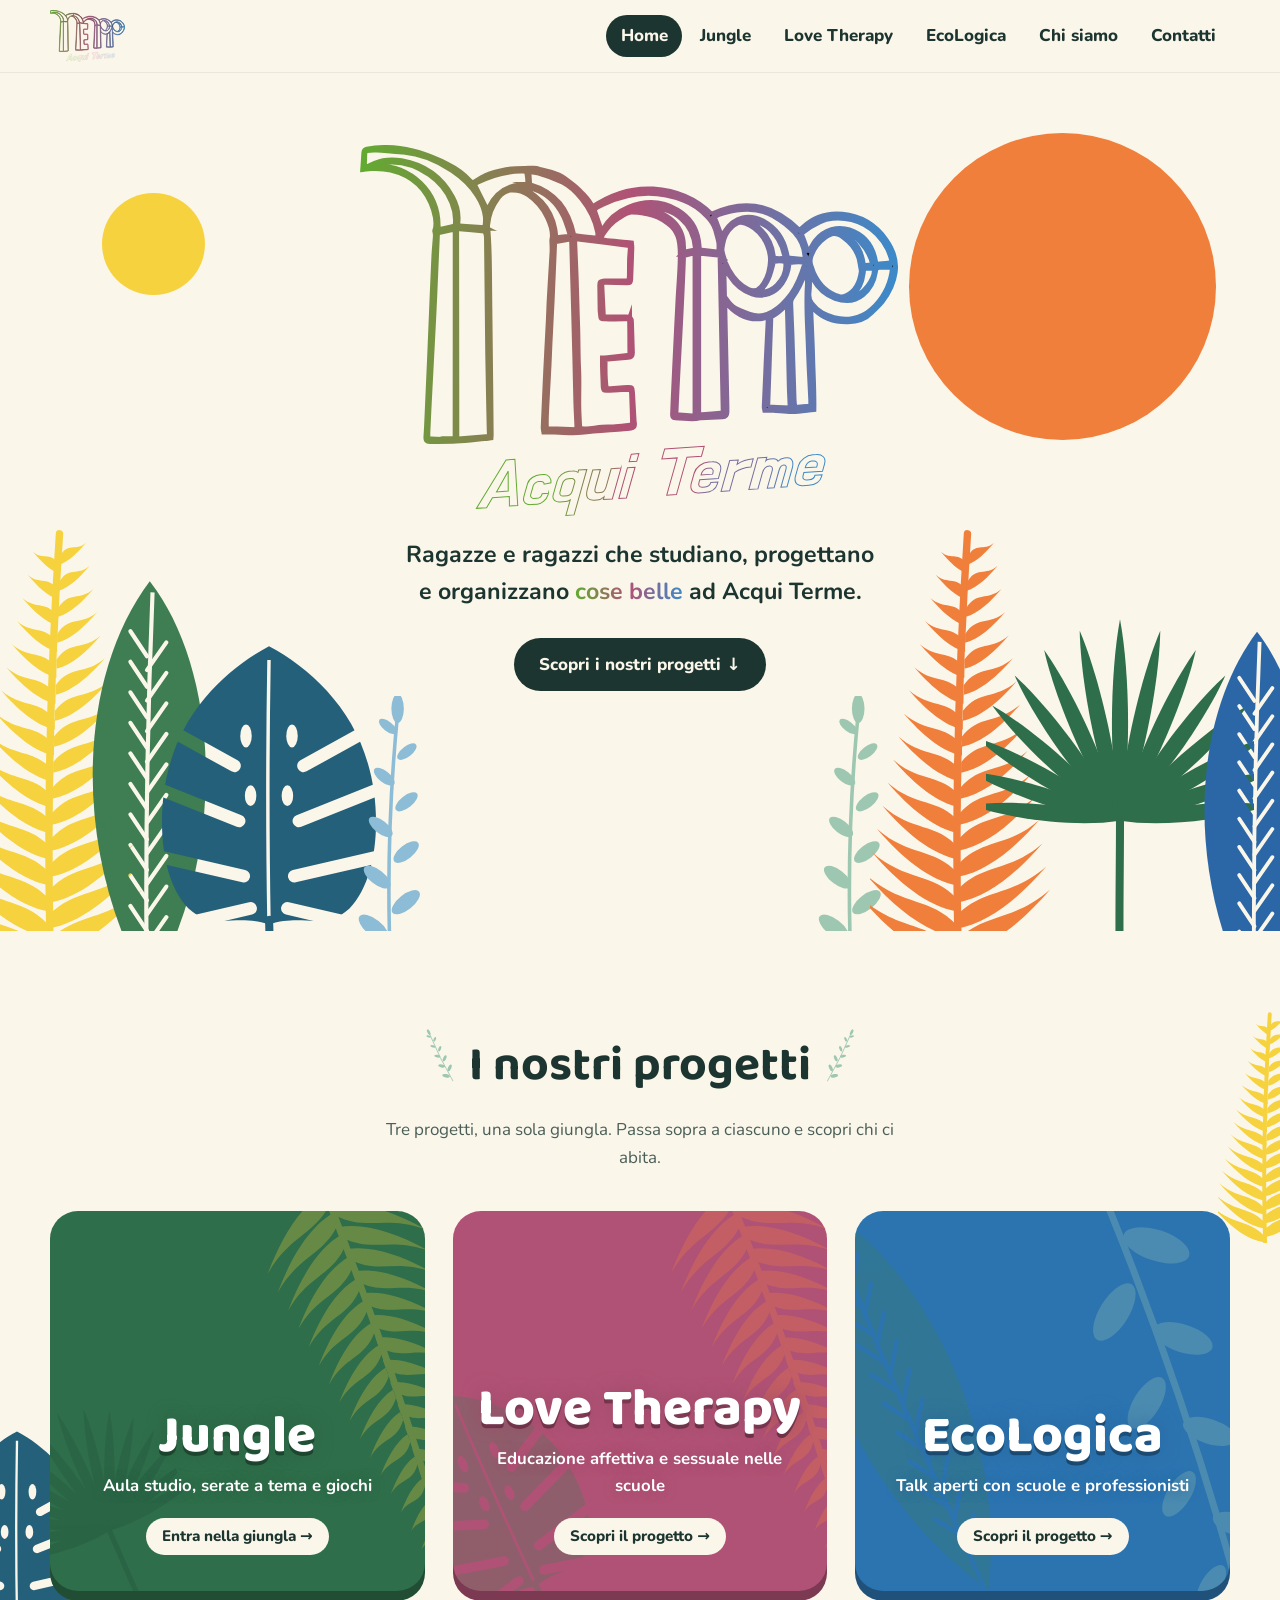
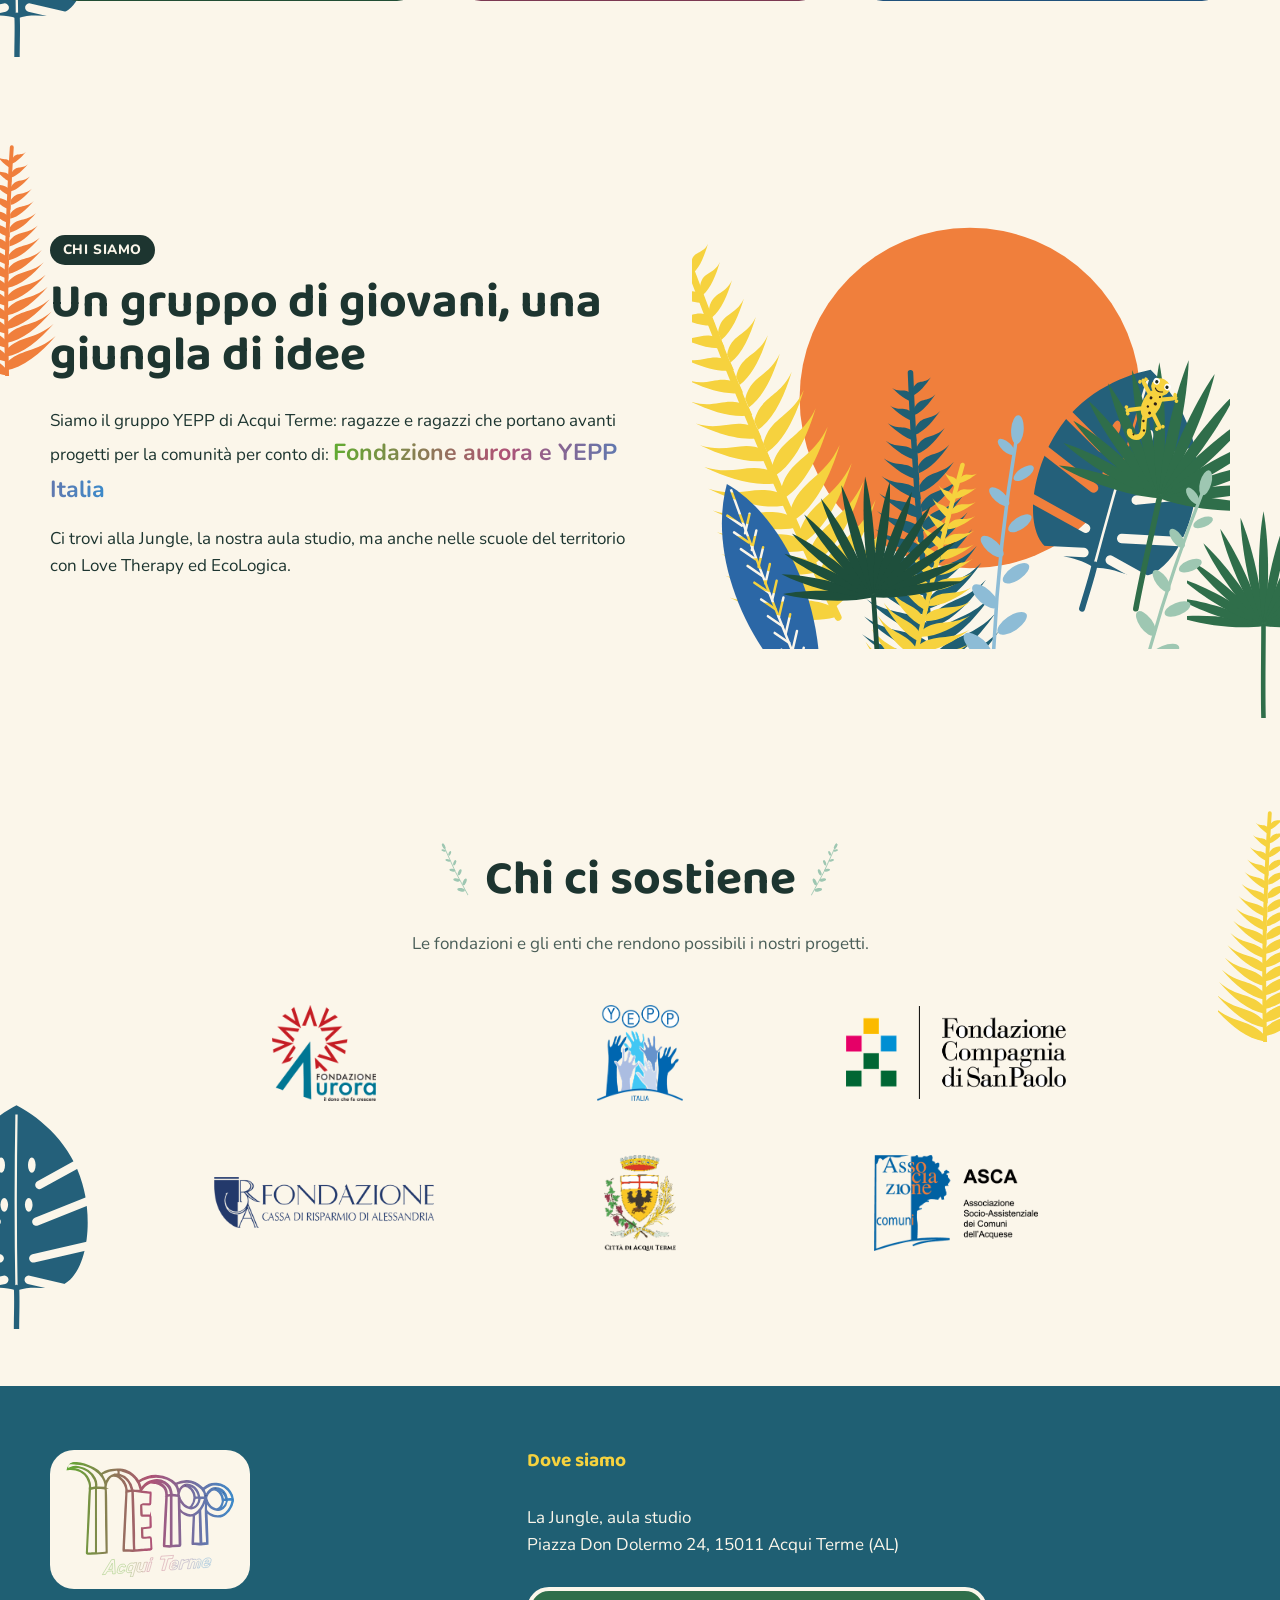
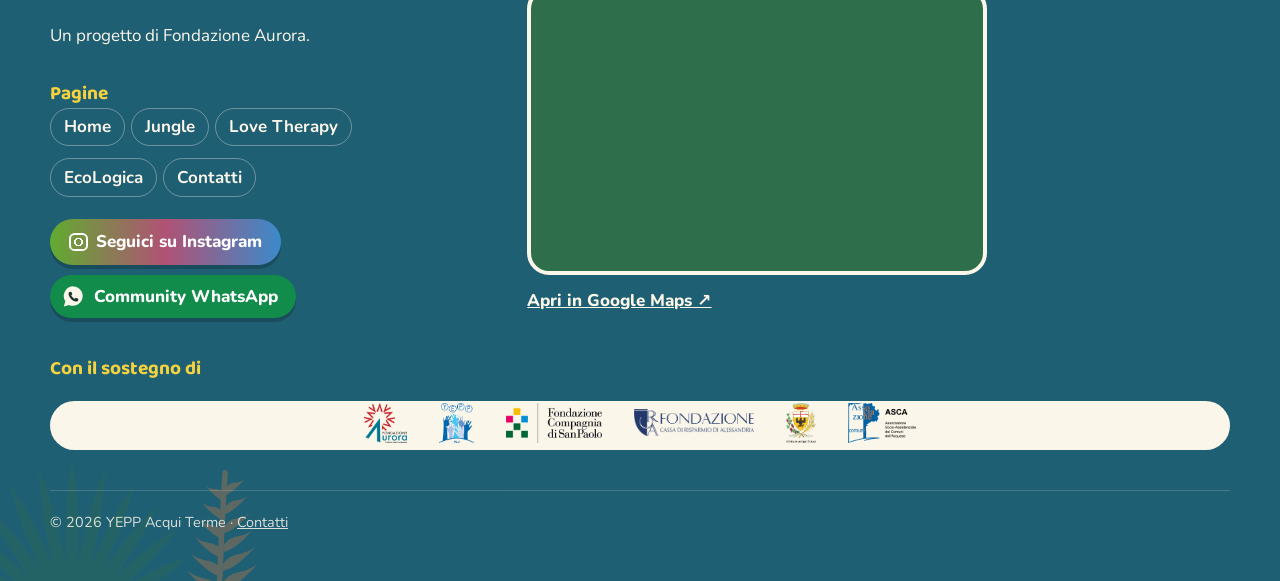
<file: index.html>
<!doctype html>
<html lang="it">
<head>
  <meta charset="utf-8">
  <meta name="viewport" content="width=device-width, initial-scale=1">
  <title>YEPP Acqui Terme</title>
  <meta name="description" content="YEPP Acqui Terme: Jungle aula studio, Love Therapy ed EcoLogica. I progetti delle ragazze e dei ragazzi di Acqui Terme.">
  <link rel="icon" href="assets/img/animali/tigre.svg" type="image/svg+xml">
  <link rel="preconnect" href="https://fonts.googleapis.com">
  <link rel="preconnect" href="https://fonts.gstatic.com" crossorigin>
  <link href="https://fonts.googleapis.com/css2?family=Baloo+2:wght@600;800&family=Nunito:wght@400;600;700;800&display=swap" rel="stylesheet">
  <link rel="stylesheet" href="assets/css/stile.css">
  <script src="assets/js/sito.js" defer></script>
</head>
<body>
  <script src="assets/js/testata.js"></script>

  <main id="contenuto">
    <!-- ===== HERO: logo, sole e foglie come nei murales ===== -->
    <section class="hero">
      <div class="hero__sole" aria-hidden="true"></div>
      <div class="hero__sole hero__sole--piccolo" aria-hidden="true"></div>

      <img class="foglia" src="assets/img/foglie/felce-gialla.svg" alt="" style="--r:-30deg; left:-3%; bottom:-4%; width:clamp(110px,15vw,220px)">
      <img class="foglia foglia--lenta" src="assets/img/foglie/banano-verde.svg" alt="" style="--r:-40deg; left:5%; bottom:-10%; width:clamp(100px,13vw,190px)">
      <img class="foglia foglia--ritardo" src="assets/img/foglie/monstera-teal.svg" alt="" style="--r:-10deg; left:12%; bottom:-6%; width:clamp(130px,18vw,260px)">
      <img class="foglia" src="assets/img/foglie/rametto-azzurro.svg" alt="" style="--r:12deg; left:27%; bottom:-4%; width:clamp(55px,7vw,100px)">

      <img class="foglia foglia--ritardo" src="assets/img/foglie/rametto-salvia.svg" alt="" style="--r:-14deg; right:30%; bottom:-4%; width:clamp(55px,7vw,100px)">
      <img class="foglia" src="assets/img/foglie/felce-arancio.svg" alt="" style="--r:20deg; right:17%; bottom:-4%; width:clamp(110px,15vw,220px)">
      <img class="foglia foglia--lenta" src="assets/img/foglie/palma-verde.svg" alt="" style="--r:6deg; right:2%; bottom:-6%; width:clamp(150px,21vw,300px)">
      <img class="foglia foglia--ritardo" src="assets/img/foglie/banano-blu.svg" alt="" style="--r:38deg; right:-4%; bottom:-12%; width:clamp(90px,12vw,170px)">

      <div class="contenitore">
        <h1 class="hero__logo"><img src="assets/img/logo-yepp.svg" alt="YEPP Acqui Terme" width="538" height="371"></h1>
        <p class="hero__frase">Ragazze e ragazzi che studiano, progettano e organizzano <strong>cose belle</strong> ad Acqui Terme.</p>
        <a class="hero__freccia" href="#progetti">Scopri i nostri progetti ↓</a>
      </div>
    </section>

    <!-- ===== I TRE PROGETTI ===== -->
    <section class="sezione" id="progetti">
      <div class="contenitore">
        <div class="sezione__titolo">
          <h2>I nostri progetti</h2>
          <p>Tre progetti, una sola giungla. Passa sopra a ciascuno e scopri chi ci abita.</p>
        </div>

        <div class="progetti">
          <a class="progetto progetto--jungle" href="jungle.html">
            <img class="progetto__foglia progetto__foglia--sx" src="assets/img/foglie/palma-scura.svg" alt="">
            <img class="progetto__foglia progetto__foglia--dx" src="assets/img/foglie/felce-gialla.svg" alt="">
            <img class="progetto__animale" src="assets/img/animali/tigre.svg" alt="">
            <h3 class="progetto__nome">Jungle</h3>
            <p class="progetto__sotto">Aula studio, serate a tema e giochi</p>
            <span class="progetto__vai">Entra nella giungla →</span>
          </a>

          <a class="progetto progetto--love" href="love-therapy.html">
            <img class="progetto__foglia progetto__foglia--sx" src="assets/img/foglie/monstera-verde.svg" alt="">
            <img class="progetto__foglia progetto__foglia--dx" src="assets/img/foglie/felce-arancio.svg" alt="">
            <img class="progetto__animale" src="assets/img/animali/inseparabili.svg" alt="">
            <h3 class="progetto__nome">Love Therapy</h3>
            <p class="progetto__sotto">Educazione affettiva e sessuale nelle scuole</p>
            <span class="progetto__vai">Scopri il progetto →</span>
          </a>

          <a class="progetto progetto--eco" href="ecologica.html">
            <img class="progetto__foglia progetto__foglia--sx" src="assets/img/foglie/banano-verde.svg" alt="">
            <img class="progetto__foglia progetto__foglia--dx" src="assets/img/foglie/rametto-salvia.svg" alt="">
            <img class="progetto__animale" src="assets/img/animali/rana.svg" alt="">
            <h3 class="progetto__nome">EcoLogica</h3>
            <p class="progetto__sotto">Talk aperti con scuole e professionisti</p>
            <span class="progetto__vai">Scopri il progetto →</span>
          </a>
        </div>
      </div>
    </section>

    <!-- ===== CHI SIAMO ===== -->
    <section class="sezione" id="chi-siamo">
      <div class="contenitore chi-siamo">
        <div>
          <span class="etichetta">Chi siamo</span>
          <h2>Un gruppo di giovani, una giungla di idee</h2>
          <p>Siamo il gruppo YEPP di Acqui Terme: ragazze e ragazzi che portano avanti progetti per la comunità per conto di: <span class="hero__frase"> <strong>Fondazione aurora e YEPP Italia</strong> </span></p>
          <p>Ci trovi alla Jungle, la nostra aula studio, ma anche nelle scuole del territorio con Love Therapy ed EcoLogica.</p>
        <!--  <p><span class="da-completare">[Qualche riga sulla storia del gruppo: quando è nato, quanti siamo, cosa ci muove.]</span></p> -->
        </div>
        <img class="chi-siamo__scena" src="assets/img/illustrazioni/scena-chi-siamo.svg" alt="Un grande sole arancione dietro foglie tropicali, con un geco giallo su una palma" loading="lazy" width="600" height="520">
      </div>
    </section>

    <section class="sezione" id="sostenitori">
      <div class="contenitore">
        <div class="sezione__titolo">
          <h2>Chi ci sostiene</h2>
          <p>Le fondazioni e gli enti che rendono possibili i nostri progetti.</p>
        </div>
        <!-- i loghi li inserisce assets/js/piede.js: l'elenco si modifica lì -->
        <div class="loghi" data-sostenitori></div>
      </div>
    </section>
  </main>

  <script src="assets/js/piede.js"></script>
</body>
</html>
</file>
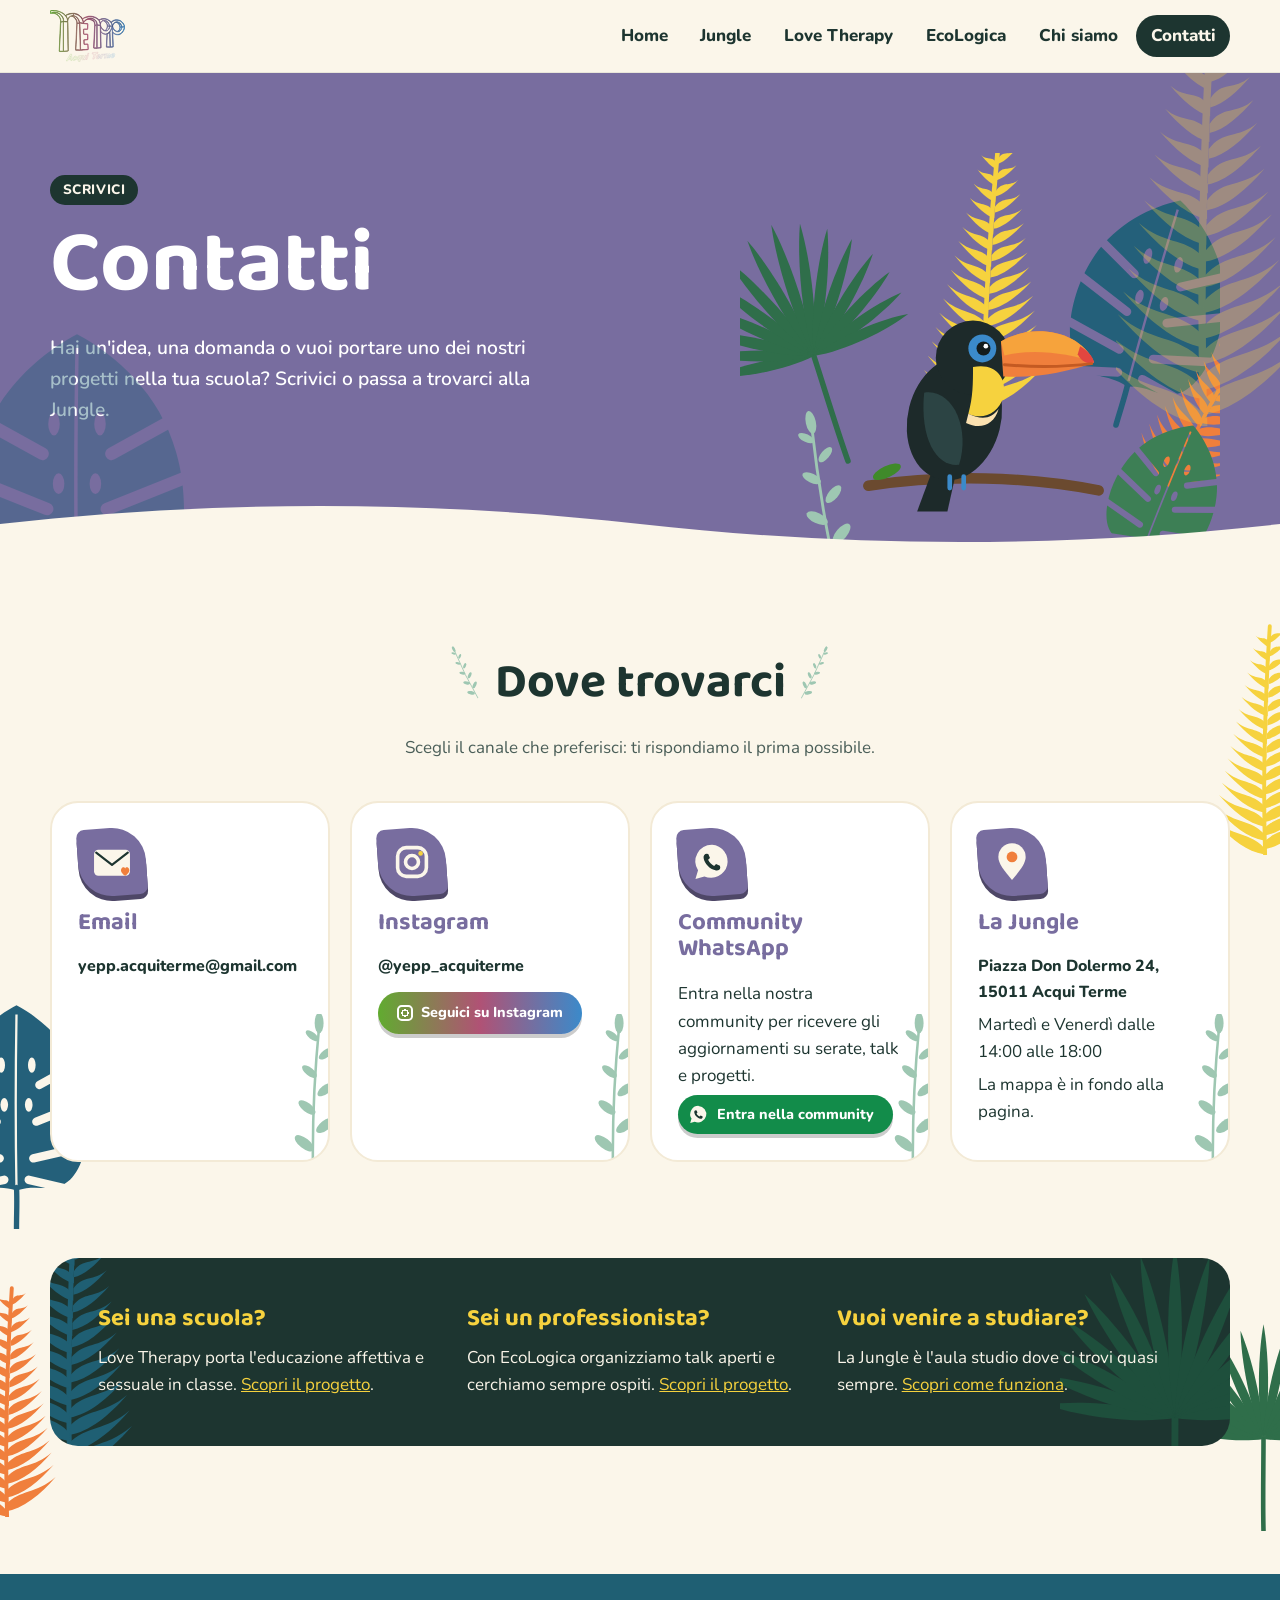
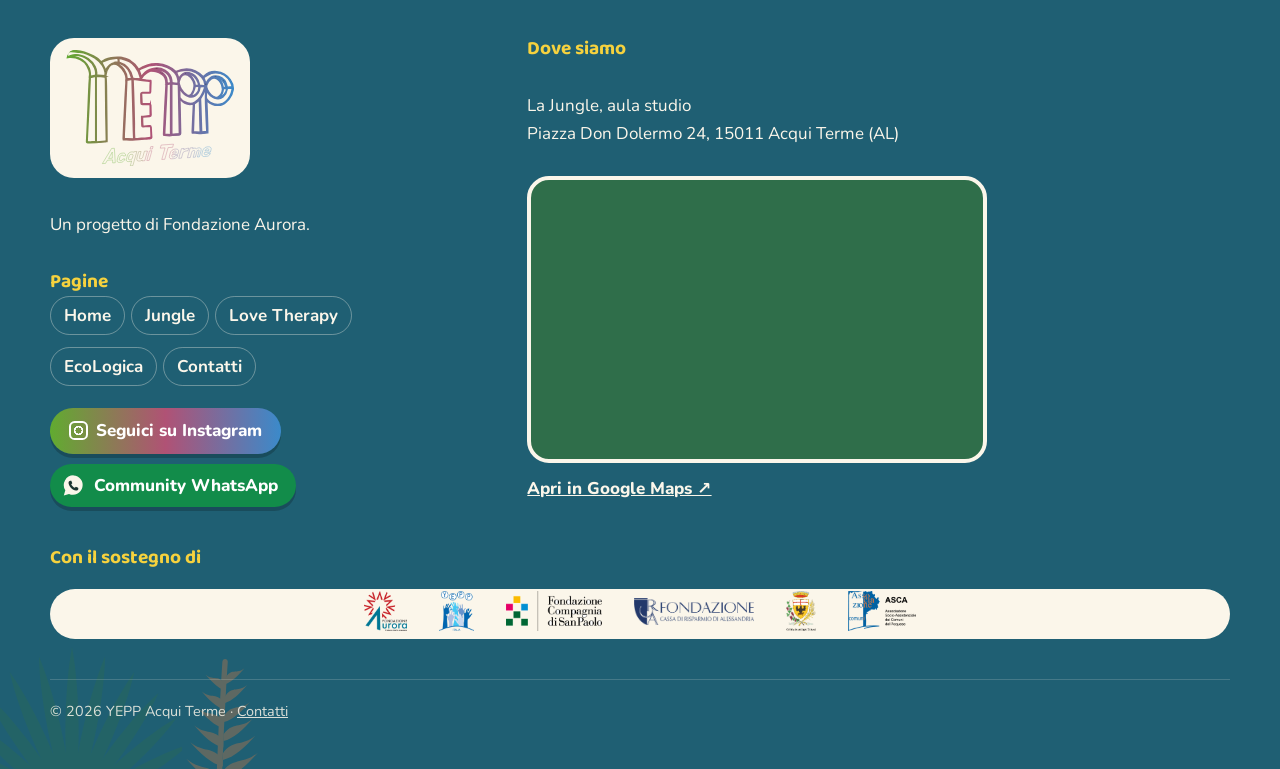
<file: contatti.html>
<!doctype html>
<html lang="it">
<head>
  <meta charset="utf-8">
  <meta name="viewport" content="width=device-width, initial-scale=1">
  <title>Contatti | YEPP Acqui Terme</title>
  <meta name="description" content="Come contattare YEPP Acqui Terme: email, social e indirizzo della Jungle, l'aula studio.">
  <link rel="icon" href="assets/img/animali/tigre.svg" type="image/svg+xml">
  <link rel="preconnect" href="https://fonts.googleapis.com">
  <link rel="preconnect" href="https://fonts.gstatic.com" crossorigin>
  <link href="https://fonts.googleapis.com/css2?family=Baloo+2:wght@600;800&family=Nunito:wght@400;600;700;800&display=swap" rel="stylesheet">
  <link rel="stylesheet" href="assets/css/stile.css">
  <script src="assets/js/sito.js" defer></script>
</head>
<body>
  <script src="assets/js/testata.js"></script>

  <main id="contenuto" style="--c: var(--viola)">
    <section class="testa-progetto testa-progetto--contatti">
      <img class="foglia foglia--lenta" src="assets/img/foglie/monstera-teal.svg" alt="" style="--r:-20deg; left:-3%; bottom:-26%; width:230px; opacity:.4">
      <img class="foglia" src="assets/img/foglie/felce-gialla.svg" alt="" style="--r:150deg; right:-2%; top:-18%; width:190px; opacity:.3">
      <div class="contenitore testa-progetto__riga">
        <div>
          <span class="etichetta">Scrivici</span>
          <h1>Contatti</h1>
          <p>
            Hai un'idea, una domanda o vuoi portare uno dei nostri progetti nella tua scuola? 
            Scrivici o passa a trovarci alla Jungle.
          </p>
        </div>
        <img class="testa-progetto__scena" src="assets/img/illustrazioni/scena-contatti.svg" alt="Un tucano su un ramo tra le foglie" width="600" height="500">
      </div>
    </section>
    <svg class="onda" viewBox="0 0 1440 48" preserveAspectRatio="none" aria-hidden="true"><path d="M0 48V24C240 0 480 0 720 24S1200 48 1440 24V48Z" fill="#fbf6ea"/></svg>

    <section class="sezione">
      <div class="contenitore">
        <div class="sezione__titolo">
          <h2>Dove trovarci</h2>
          <p>Scegli il canale che preferisci: ti rispondiamo il prima possibile.</p>
        </div>
        <div class="contatti-griglia">
          <article class="blocco contatto">
            <div class="blocco__icona" aria-hidden="true"><img src="assets/img/icone/busta.svg" alt=""></div>
            <h3>Email</h3>
            <p class="contatto__valore">yepp.acquiterme@gmail.com</p>
          </article>
          <article class="blocco contatto">
            <div class="blocco__icona" aria-hidden="true"><img src="assets/img/icone/instagram.svg" alt=""></div>
            <h3>Instagram</h3>
            <p class="contatto__valore">@yepp_acquiterme</p>
            <p><a class="bottone-instagram" href="https://www.instagram.com/yepp_acquiterme/" target="_blank" rel="noopener">Seguici su Instagram</a></p>
          </article>
          <article class="blocco contatto contatto--whatsapp">
            <div class="blocco__icona" aria-hidden="true"><img src="assets/img/icone/whatsapp.svg" alt=""></div>
            <h3>Community WhatsApp</h3>
            <p>Entra nella nostra community per ricevere gli aggiornamenti su serate, talk e progetti.</p>
            <p><span data-whatsapp="Entra nella community"></span></p>
          </article>
          <!--
          <article class="blocco contatto">
            <div class="blocco__icona" aria-hidden="true"><img src="assets/img/icone/facebook.svg" alt=""></div>
            <h3>Facebook</h3>
            <p class="contatto__valore"><span class="da-completare">[pagina]</span></p>
          </article>
          -->
          <article class="blocco contatto">
            <div class="blocco__icona" aria-hidden="true"><img src="assets/img/icone/pin.svg" alt=""></div>
            <h3>La Jungle</h3>
            <p class="contatto__valore">Piazza Don Dolermo 24, 15011 Acqui Terme</p>
            <p><span>Martedì e Venerdì dalle 14:00 alle 18:00 </span></p>
            <p>La mappa è in fondo alla pagina.</p>
          </article>
        </div>
      </div>
    </section>

    <section class="sezione" style="padding-top:0">
      <div class="contenitore">
        <div class="riquadro">
          <div>
            <h3>Sei una scuola?</h3>
            <p>Love Therapy porta l'educazione affettiva e sessuale in classe. <a href="love-therapy.html">Scopri il progetto</a>.</p>
          </div>
          <div>
            <h3>Sei un professionista?</h3>
            <p>Con EcoLogica organizziamo talk aperti e cerchiamo sempre ospiti. <a href="ecologica.html">Scopri il progetto</a>.</p>
          </div>
          <div>
            <h3>Vuoi venire a studiare?</h3>
            <p>La Jungle è l'aula studio dove ci trovi quasi sempre. <a href="jungle.html">Scopri come funziona</a>.</p>
          </div>
        </div>
      </div>
    </section>
  </main>

  <script src="assets/js/piede.js"></script>
</body>
</html>
</file>
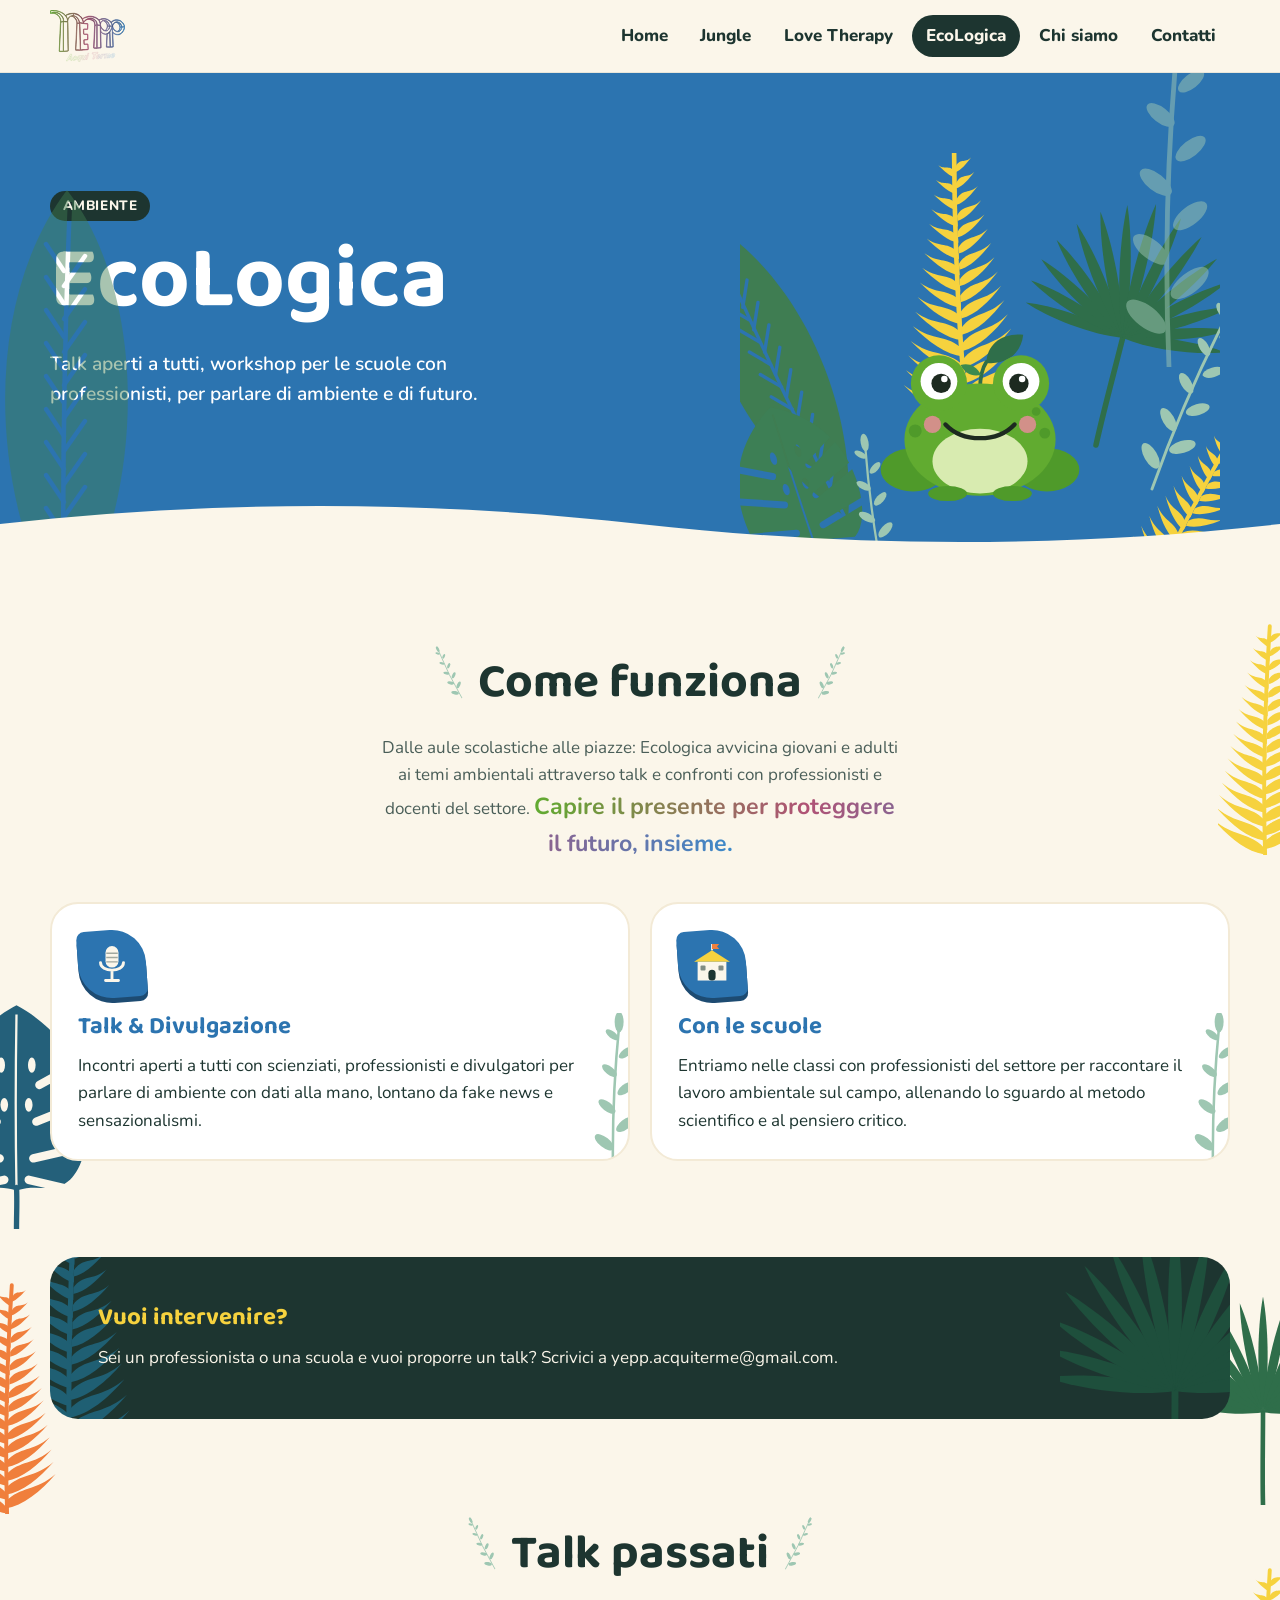
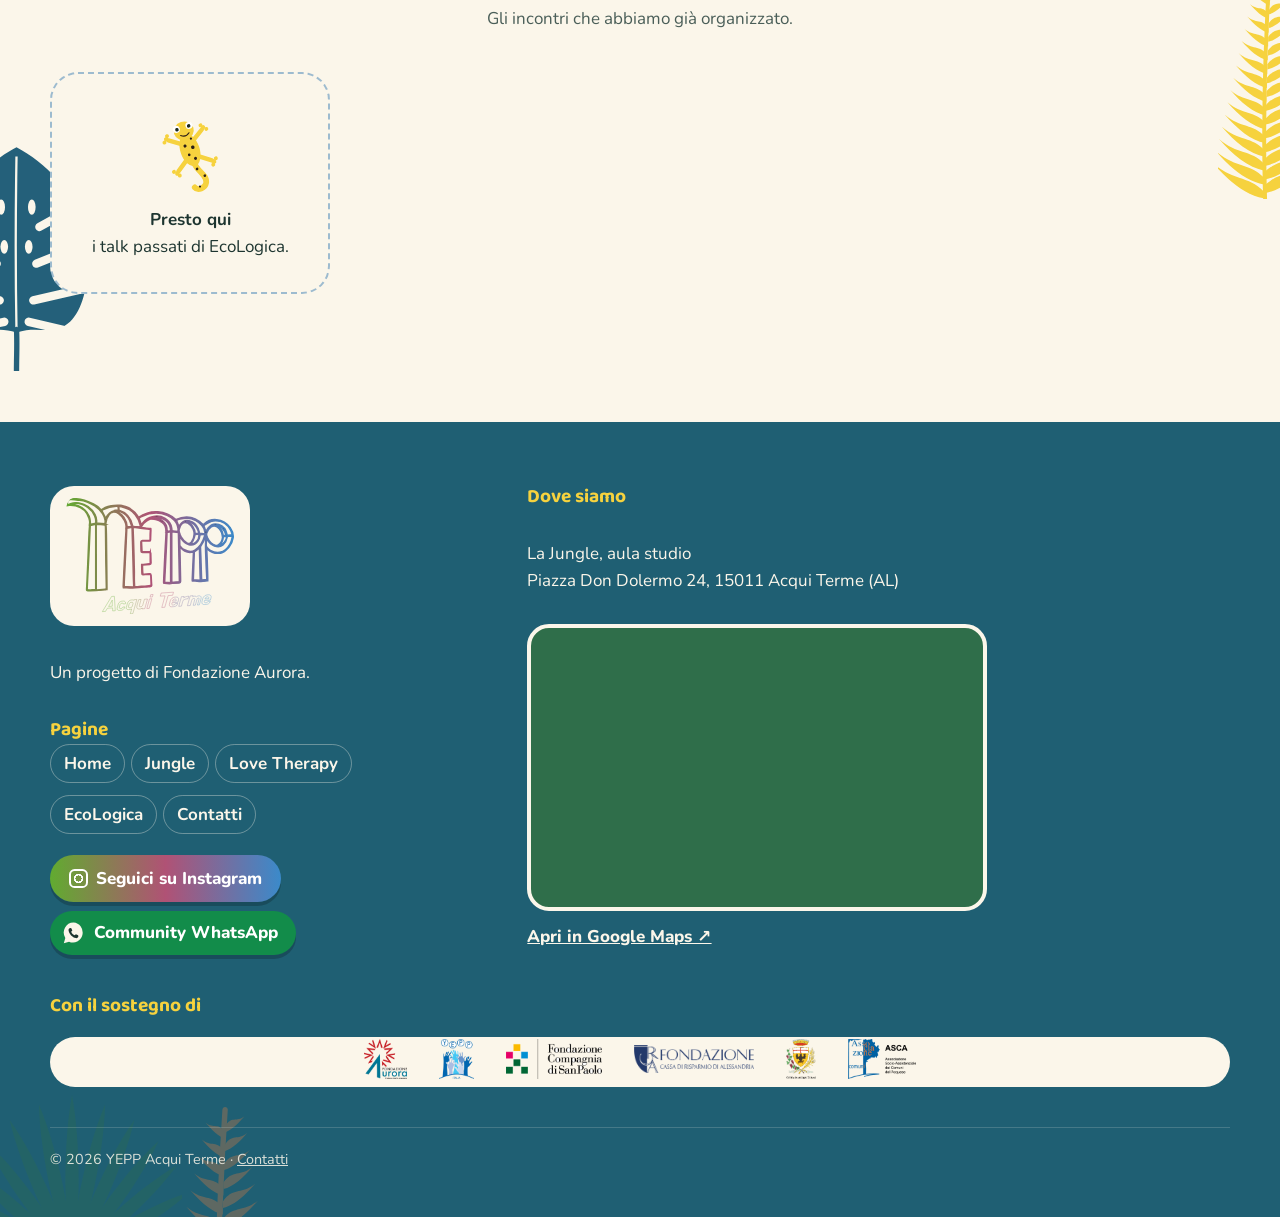
<file: ecologica.html>
<!doctype html>
<html lang="it">
<head>
  <meta charset="utf-8">
  <meta name="viewport" content="width=device-width, initial-scale=1">
  <title>EcoLogica | YEPP Acqui Terme</title>
  <meta name="description" content="EcoLogica: talk aperti con scuole e professionisti, organizzati dai giovani di YEPP Acqui Terme.">
  <link rel="icon" href="assets/img/animali/tigre.svg" type="image/svg+xml">
  <link rel="preconnect" href="https://fonts.googleapis.com">
  <link rel="preconnect" href="https://fonts.gstatic.com" crossorigin>
  <link href="https://fonts.googleapis.com/css2?family=Baloo+2:wght@600;800&family=Nunito:wght@400;600;700;800&display=swap" rel="stylesheet">
  <link rel="stylesheet" href="assets/css/stile.css">
  <script src="assets/js/sito.js" defer></script>
</head>
<body>
  <script src="assets/js/testata.js"></script>

  <main id="contenuto" style="--c: var(--c-eco)">
    <section class="testa-progetto testa-progetto--eco">
      <img class="foglia foglia--lenta" src="assets/img/foglie/banano-verde.svg" alt="" style="--r:-30deg; left:-2%; bottom:-24%; width:180px; opacity:.45">
      <img class="foglia" src="assets/img/foglie/rametto-salvia.svg" alt="" style="--r:160deg; right:4%; top:-14%; width:120px; opacity:.5">
      <div class="contenitore testa-progetto__riga">
        <div>
          <span class="etichetta">Ambiente</span>
          <h1>EcoLogica</h1>
          <p>Talk aperti a tutti, workshop per le scuole con professionisti, per parlare di ambiente e di futuro.</p>
        </div>
        <img class="testa-progetto__scena" src="assets/img/illustrazioni/scena-eco.svg" alt="Una rana con un germoglio in testa tra le foglie" width="600" height="500">
      </div>
    </section>
    <svg class="onda" viewBox="0 0 1440 48" preserveAspectRatio="none" aria-hidden="true"><path d="M0 48V24C240 0 480 0 720 24S1200 48 1440 24V48Z" fill="#fbf6ea"/></svg>

    <section class="sezione">
      <div class="contenitore">
        <div class="sezione__titolo">
          <h2>Come funziona</h2>
          <p>
            Dalle aule scolastiche alle piazze: 
            Ecologica avvicina giovani e adulti ai temi ambientali 
            attraverso talk e confronti con professionisti e docenti del settore. 
            <span class="hero__frase"><strong>Capire il presente per proteggere il futuro, insieme.</strong></span>
          </p>
        </div>
        <div class="blocchi">
          <article class="blocco">
            <div class="blocco__icona" aria-hidden="true"><img src="assets/img/icone/microfono.svg" alt=""></div>
            <h3>Talk & Divulgazione</h3>
            <p>Incontri aperti a tutti con scienziati, 
              professionisti e divulgatori per parlare di ambiente con dati alla mano, 
              lontano da fake news e sensazionalismi.
            </p>
          </article>
          <!--
          <article class="blocco">
            <div class="blocco__icona" aria-hidden="true"><img src="assets/img/icone/persona.svg" alt=""></div>
            <h3>Con i professionisti</h3>
            <p><span class="da-completare">[Che tipo di esperti coinvolgiamo.]</span></p>
          </article>
        -->
          <article class="blocco">
            <div class="blocco__icona" aria-hidden="true"><img src="assets/img/icone/scuola.svg" alt=""></div>
            <h3>Con le scuole</h3>
            <p>
              Entriamo nelle classi con professionisti del settore per raccontare il lavoro ambientale sul campo, 
              allenando lo sguardo al metodo scientifico e al pensiero critico.
            </p>
          </article>
        </div>
      </div>
    </section>

    <section class="sezione" style="padding-top:0">
      <div class="contenitore">
        <div class="riquadro">
          <!-- sezione prossimi talk da aggiungere in seguito
          <div>
            <h3>Prossimo talk</h3>
            <p><span class="da-completare">[Titolo, data, luogo e ospite del prossimo incontro.]</span></p>
          </div>
        -->
          <div>
            <h3>Vuoi intervenire?</h3>
            <p>Sei un professionista o una scuola e vuoi proporre un talk? Scrivici a <span>yepp.acquiterme@gmail.com</span>.</p>
          </div>
        </div>
      </div>
    </section>

    <section class="sezione" id="archivio" style="padding-top:0">
      <div class="contenitore">
        <div class="sezione__titolo">
          <h2>Talk passati</h2>
          <p>Gli incontri che abbiamo già organizzato.</p>
        </div>
        <div class="archivio">
          <!--
            PER AGGIUNGERE UN TALK copia questo blocco, togli i segni di commento
            e metti la foto in assets/img/progetti/

          <article class="scheda">
            <div class="scheda__immagine"><img src="assets/img/progetti/nome-foto.jpg" alt="Descrizione della foto" loading="lazy"></div>
            <div class="scheda__corpo">
              <span class="scheda__data">Giorno mese anno</span>
              <h3>Titolo del talk</h3>
              <p>Ospite e due righe sul tema.</p>
            </div>
          </article>
          -->
          <article class="scheda scheda--vuota">
            <img class="scheda__geco" src="assets/img/animali/geco.svg" alt="">
            <p><strong>Presto qui</strong><br>i talk passati di EcoLogica.</p>
          </article>
        </div>
      </div>
    </section>
  </main>

  <script src="assets/js/piede.js"></script>
</body>
</html>
</file>
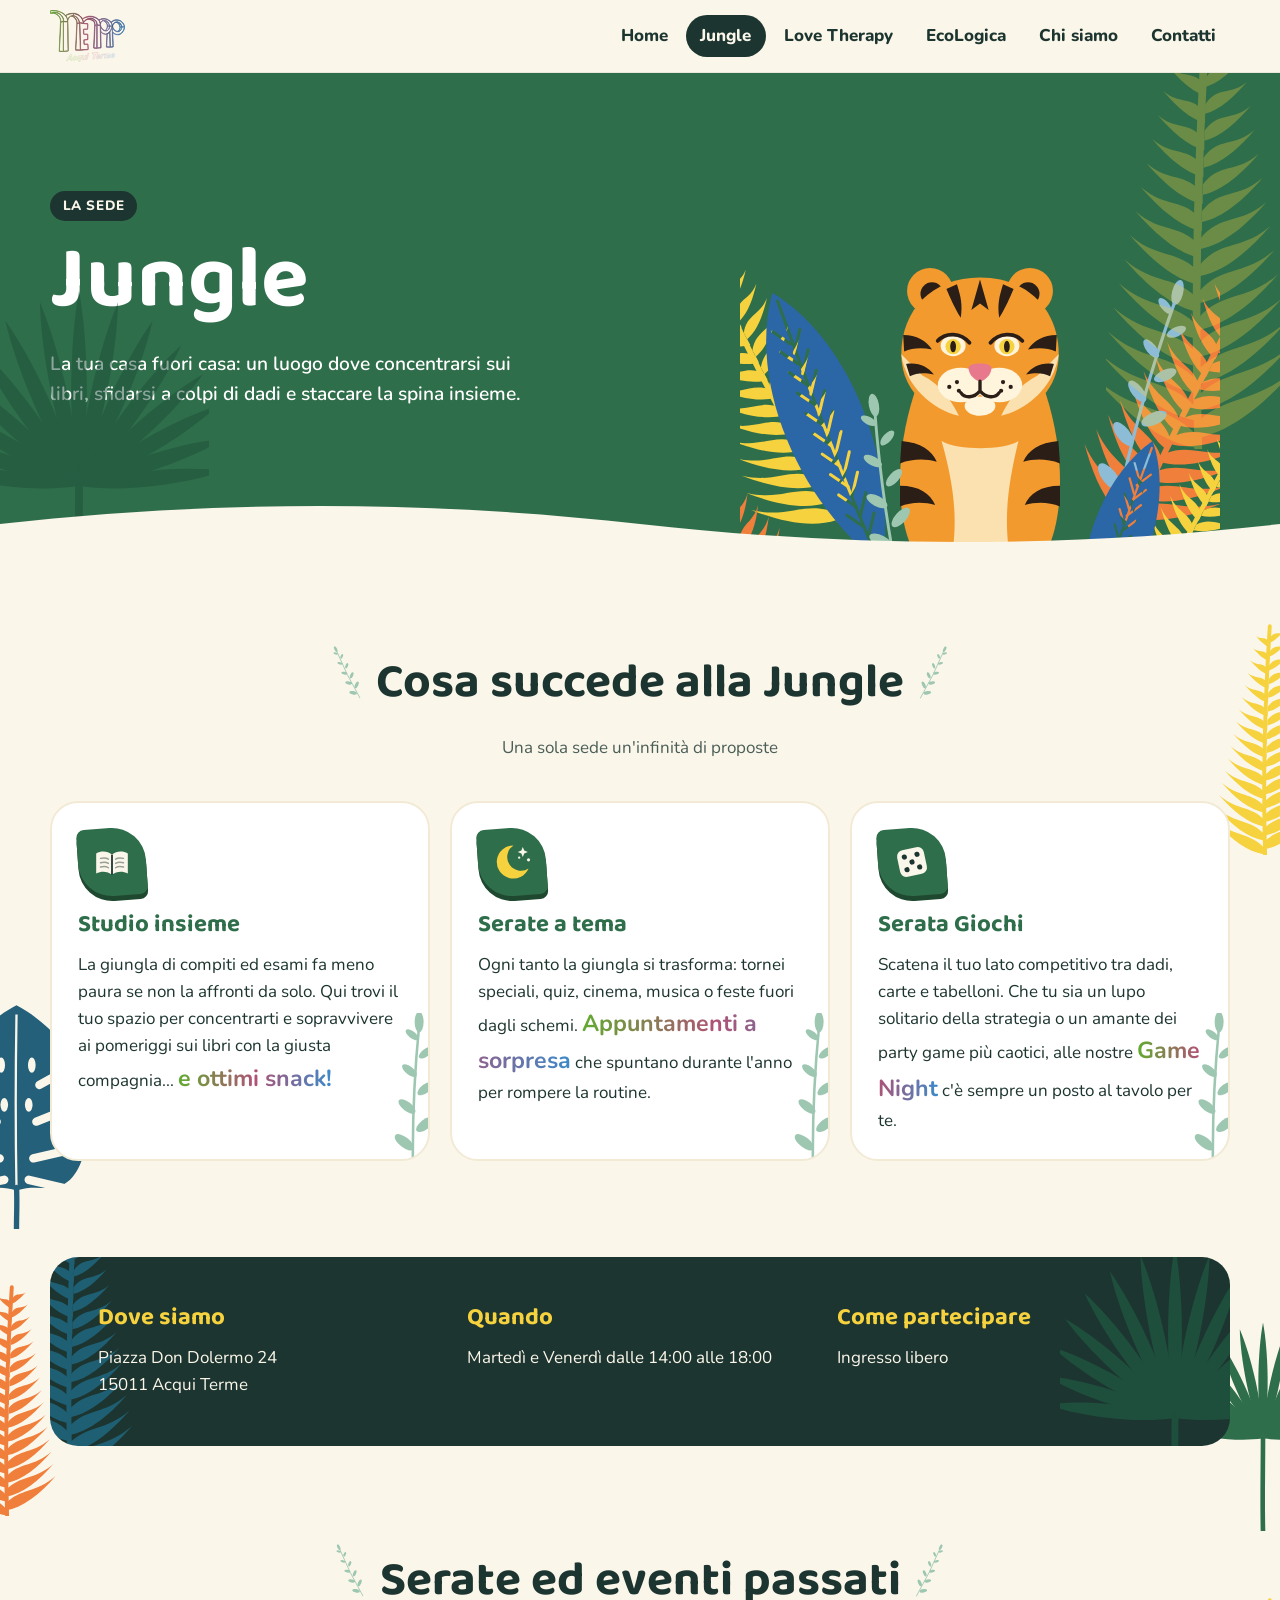
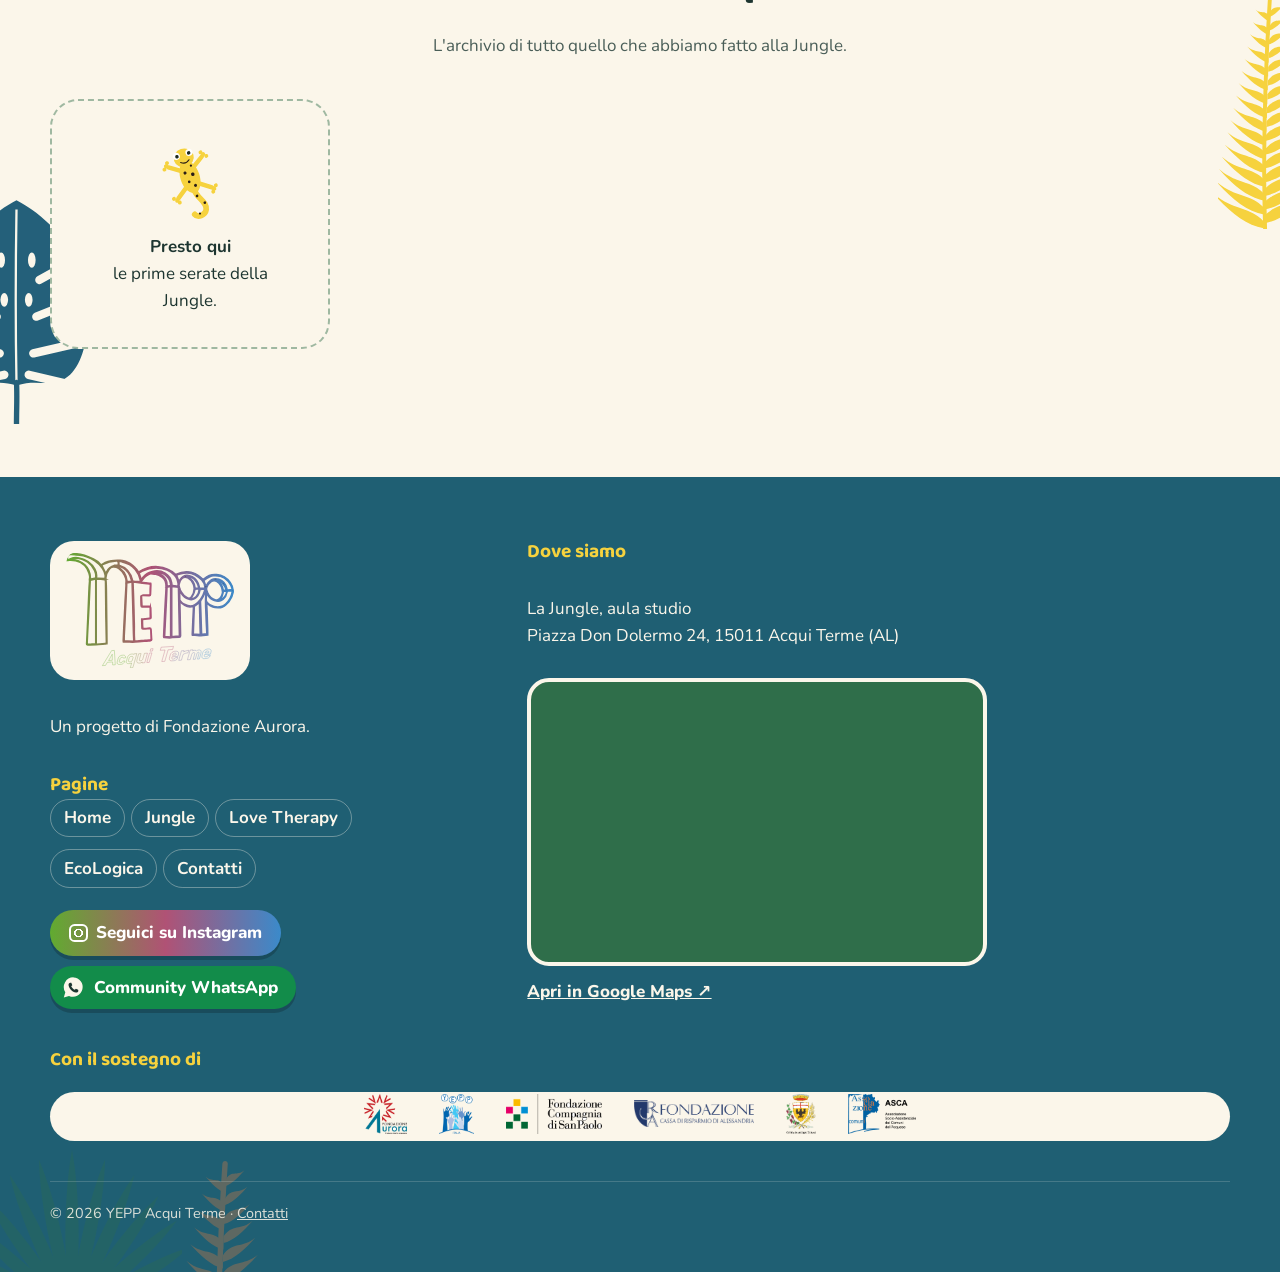
<file: jungle.html>
<!doctype html>
<html lang="it">
<head>
  <meta charset="utf-8">
  <meta name="viewport" content="width=device-width, initial-scale=1">
  <title>Centro Jungle | YEPP Acqui Terme</title>
  <meta name="description" content="Jungle è l'aula studio dei giovani di Acqui Terme: studio insieme, serate a tema e giochi.">
  <link rel="icon" href="assets/img/animali/tigre.svg" type="image/svg+xml">
  <link rel="preconnect" href="https://fonts.googleapis.com">
  <link rel="preconnect" href="https://fonts.gstatic.com" crossorigin>
  <link href="https://fonts.googleapis.com/css2?family=Baloo+2:wght@600;800&family=Nunito:wght@400;600;700;800&display=swap" rel="stylesheet">
  <link rel="stylesheet" href="assets/css/stile.css">
  <script src="assets/js/sito.js" defer></script>
</head>
<body>
  <script src="assets/js/testata.js"></script>

  <main id="contenuto" style="--c: var(--c-jungle)">
    <section class="testa-progetto testa-progetto--jungle">
      <img class="foglia foglia--lenta" src="assets/img/foglie/palma-scura.svg" alt="" style="--r:-20deg; left:-4%; bottom:-20%; width:260px; opacity:.5">
      <img class="foglia" src="assets/img/foglie/felce-gialla.svg" alt="" style="--r:150deg; right:-2%; top:-18%; width:200px; opacity:.3">
      <div class="contenitore testa-progetto__riga">
        <div>
          <span class="etichetta">La Sede</span>
          <h1>Jungle</h1>
          <p>La tua casa fuori casa: un luogo dove concentrarsi sui libri, sfidarsi a colpi di dadi e staccare la spina insieme.</p>
        </div>
        <img class="testa-progetto__scena" src="assets/img/illustrazioni/scena-jungle.svg" alt="La tigre della Jungle seduta tra foglie gialle, arancioni e azzurre" width="600" height="500">
      </div>
    </section>
    <svg class="onda" viewBox="0 0 1440 48" preserveAspectRatio="none" aria-hidden="true"><path d="M0 48V24C240 0 480 0 720 24S1200 48 1440 24V48Z" fill="#fbf6ea"/></svg>

    <section class="sezione">
      <div class="contenitore">
        <div class="sezione__titolo">
          <h2>Cosa succede alla Jungle</h2>
          <p>Una sola sede un'infinità di proposte</p>
        </div>
        <div class="blocchi">
          <article class="blocco">
            <div class="blocco__icona" aria-hidden="true"><img src="assets/img/icone/libro.svg" alt=""></div>
            <h3>Studio insieme</h3>
            <p>
              La giungla di compiti ed esami fa meno paura se non la affronti da solo. 
              Qui trovi il tuo spazio per concentrarti e sopravvivere ai pomeriggi sui libri con la giusta compagnia... 
              <spam class="hero__frase"> <strong> e ottimi snack!</strong></spam>
            </p>
          </article>
          <article class="blocco">
            <div class="blocco__icona" aria-hidden="true"><img src="assets/img/icone/luna.svg" alt=""></div>
            <h3>Serate a tema</h3>
            <p>
              Ogni tanto la giungla si trasforma: tornei speciali, quiz, cinema, musica o feste fuori dagli schemi. 
              <span class="hero__frase"><strong>Appuntamenti a sorpresa</strong></span> che spuntano durante l'anno per rompere la routine.
            </p>
          </article>
          <article class="blocco">
            <div class="blocco__icona" aria-hidden="true"><img src="assets/img/icone/dado.svg" alt=""></div>
            <h3>Serata Giochi</h3>
            <p>
              Scatena il tuo lato competitivo tra dadi, carte e tabelloni. 
              Che tu sia un lupo solitario della strategia o un amante dei party game più caotici, 
              alle nostre <span class="hero__frase"><strong>Game Night</strong></span> c'è sempre un posto al tavolo per te.
          </p>
          </article>
        </div>
      </div>
    </section>

    <section class="sezione" style="padding-top:0">
      <div class="contenitore">
        <div class="riquadro">
          <div>
            <h3>Dove siamo</h3>
            <p>Piazza Don Dolermo 24<br>15011 Acqui Terme</p>
          </div>
          <div>
            <h3>Quando</h3>
            <p><span>Martedì e Venerdì dalle 14:00 alle 18:00 </span></p>
          </div>
          <div>
            <h3>Come partecipare</h3>
            <p><span>Ingresso libero</span></p>
          </div>
        </div>
      </div>
    </section>


    <section class="sezione" id="archivio" style="padding-top:0">
      <div class="contenitore">
        <div class="sezione__titolo">
          <h2>Serate ed eventi passati</h2>
          <p>L'archivio di tutto quello che abbiamo fatto alla Jungle.</p>
        </div>
        <div class="archivio">
          <!--
            PER AGGIUNGERE UN EVENTO copia questo blocco, togli i segni di commento
            e metti la foto in assets/img/progetti/

          <article class="scheda">
            <div class="scheda__immagine"><img src="assets/img/progetti/nome-foto.jpg" alt="Descrizione della foto" loading="lazy"></div>
            <div class="scheda__corpo">
              <span class="scheda__data">Mese anno</span>
              <h3>Titolo dell'evento</h3>
              <p>Due righe su cosa è successo.</p>
            </div>
          </article>
          -->
          <article class="scheda scheda--vuota">
            <img class="scheda__geco" src="assets/img/animali/geco.svg" alt="">
            <p><strong>Presto qui</strong><br>le prime serate della Jungle.</p>
          </article>
        </div>
      </div>
    </section>
  </main>

  <script src="assets/js/piede.js"></script>
</body>
</html>
</file>
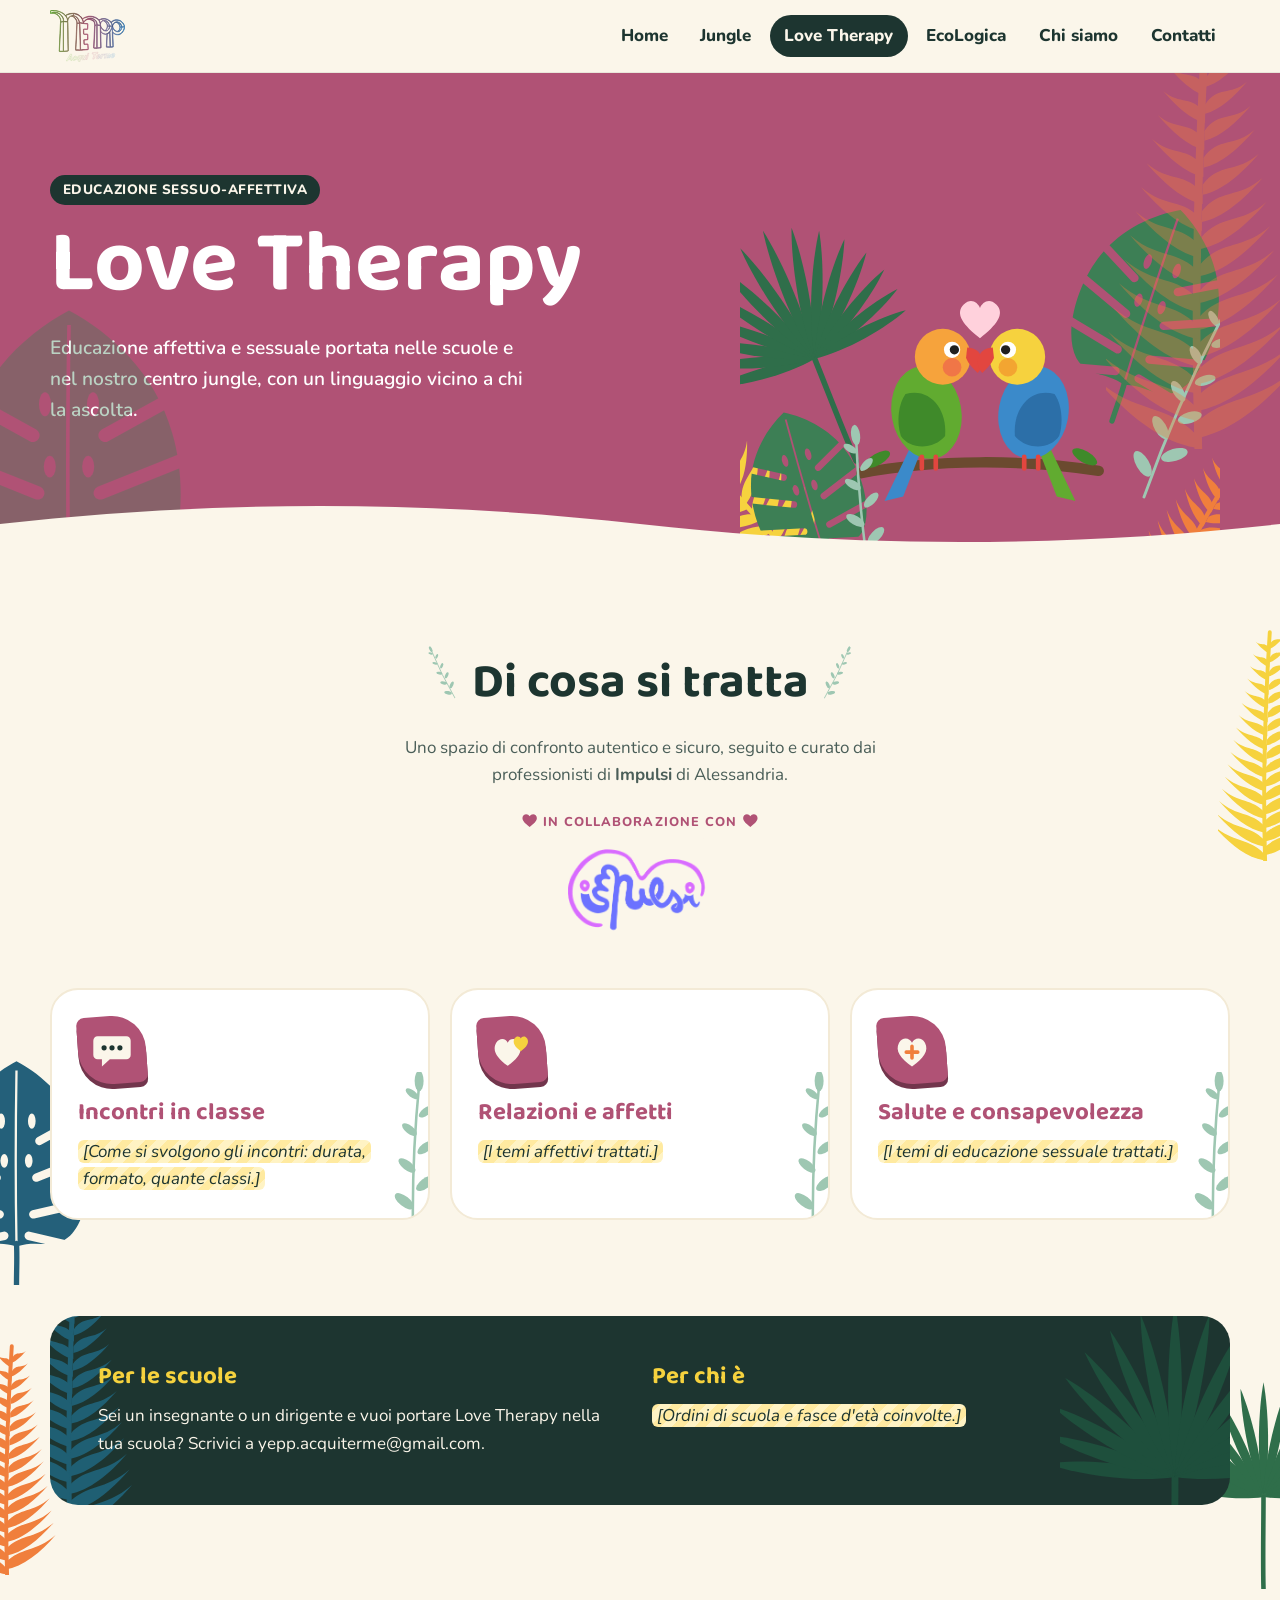
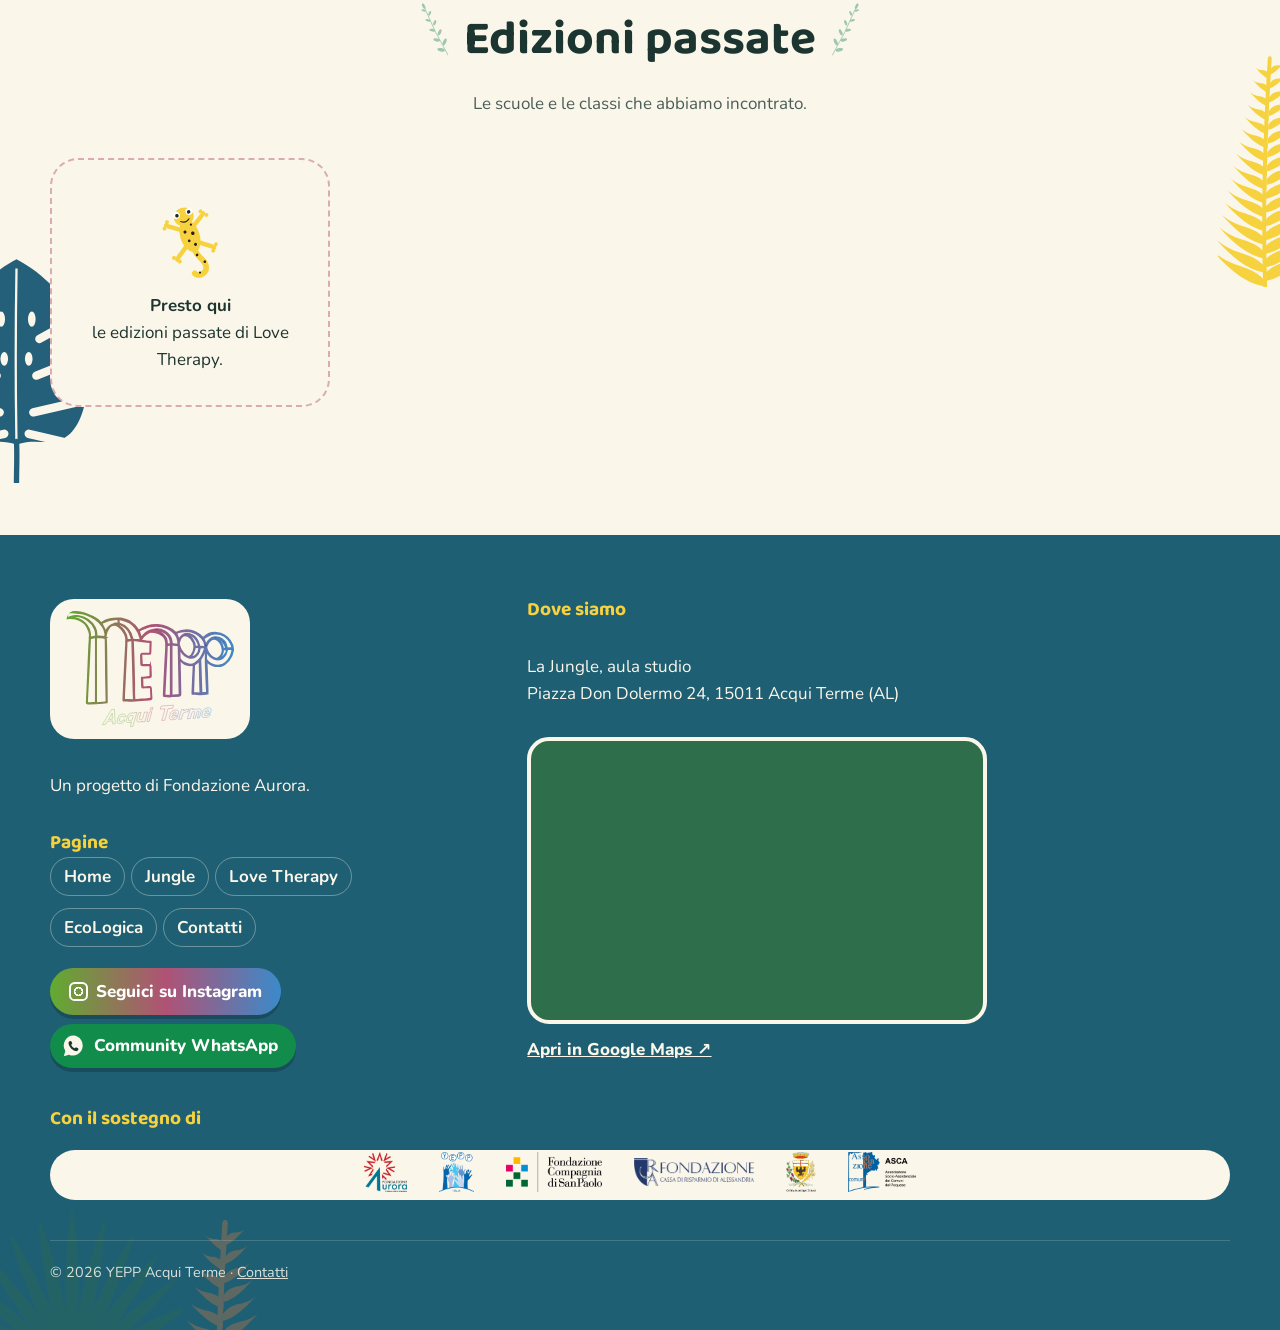
<file: love-therapy.html>
<!doctype html>
<html lang="it">
<head>
  <meta charset="utf-8">
  <meta name="viewport" content="width=device-width, initial-scale=1">
  <title>Love Therapy | YEPP Acqui Terme</title>
  <meta name="description" content="Love Therapy porta nelle scuole l'educazione affettiva e sessuale, con i giovani di YEPP Acqui Terme.">
  <link rel="icon" href="assets/img/animali/tigre.svg" type="image/svg+xml">
  <link rel="preconnect" href="https://fonts.googleapis.com">
  <link rel="preconnect" href="https://fonts.gstatic.com" crossorigin>
  <link href="https://fonts.googleapis.com/css2?family=Baloo+2:wght@600;800&family=Nunito:wght@400;600;700;800&display=swap" rel="stylesheet">
  <link rel="stylesheet" href="assets/css/stile.css">
  <script src="assets/js/sito.js" defer></script>
</head>
<body>
  <script src="assets/js/testata.js"></script>

  <main id="contenuto" style="--c: var(--c-love)">
    <section class="testa-progetto testa-progetto--love">
      <img class="foglia foglia--lenta" src="assets/img/foglie/monstera-verde.svg" alt="" style="--r:-20deg; left:-4%; bottom:-24%; width:240px; opacity:.35">
      <img class="foglia" src="assets/img/foglie/felce-arancio.svg" alt="" style="--r:150deg; right:-2%; top:-18%; width:200px; opacity:.35">
      <div class="contenitore testa-progetto__riga">
        <div>
          <span class="etichetta">Educazione sessuo-affettiva</span>
          <h1>Love Therapy</h1>
          <p>Educazione affettiva e sessuale portata nelle scuole e nel nostro centro jungle, con un linguaggio vicino a chi la ascolta.</p>
        </div>
        <img class="testa-progetto__scena" src="assets/img/illustrazioni/scena-love.svg" alt="Due pappagallini inseparabili su un ramo tra le foglie" width="600" height="500">
      </div>
    </section>
    <svg class="onda" viewBox="0 0 1440 48" preserveAspectRatio="none" aria-hidden="true"><path d="M0 48V24C240 0 480 0 720 24S1200 48 1440 24V48Z" fill="#fbf6ea"/></svg>

    <section class="sezione">
      <div class="contenitore">
        <div class="sezione__titolo">
          <h2>Di cosa si tratta</h2>
          <p>
            Uno spazio di confronto autentico e sicuro, seguito e curato dai professionisti di
            <strong>Impulsi</strong> di Alessandria.
          </p>
          <div class="partner">
            <span class="partner__etichetta">In collaborazione con</span>
            <img class="partner__logo" src="assets/img/loghi/web/impulsi.png" alt="Impulsi Alessandria" width="313" height="240">
          </div>
        </div>
        <div class="blocchi">
          <article class="blocco">
            <div class="blocco__icona" aria-hidden="true"><img src="assets/img/icone/fumetto.svg" alt=""></div>
            <h3>Incontri in classe</h3>
            <p><span class="da-completare">[Come si svolgono gli incontri: durata, formato, quante classi.]</span></p>
          </article>
          <article class="blocco">
            <div class="blocco__icona" aria-hidden="true"><img src="assets/img/icone/cuori.svg" alt=""></div>
            <h3>Relazioni e affetti</h3>
            <p><span class="da-completare">[I temi affettivi trattati.]</span></p>
          </article>
          <article class="blocco">
            <div class="blocco__icona" aria-hidden="true"><img src="assets/img/icone/salute.svg" alt=""></div>
            <h3>Salute e consapevolezza</h3>
            <p><span class="da-completare">[I temi di educazione sessuale trattati.]</span></p>
          </article>
        </div>
      </div>
    </section>

    <section class="sezione" style="padding-top:0">
      <div class="contenitore">
        <div class="riquadro">
          <div>
            <h3>Per le scuole</h3>
            <p>Sei un insegnante o un dirigente e vuoi portare Love Therapy nella tua scuola? Scrivici a <span>yepp.acquiterme@gmail.com</span>.</p>
          </div>
          <div>
            <h3>Per chi è</h3>
            <p><span class="da-completare">[Ordini di scuola e fasce d'età coinvolte.]</span></p>
          </div>
        </div>
      </div>
    </section>

    <section class="sezione" id="archivio" style="padding-top:0">
      <div class="contenitore">
        <div class="sezione__titolo">
          <h2>Edizioni passate</h2>
          <p>Le scuole e le classi che abbiamo incontrato.</p>
        </div>
        <div class="archivio">
          <!--
            PER AGGIUNGERE UN'EDIZIONE copia questo blocco, togli i segni di commento
            e metti la foto in assets/img/progetti/

          <article class="scheda">
            <div class="scheda__immagine"><img src="assets/img/progetti/nome-foto.jpg" alt="Descrizione della foto" loading="lazy"></div>
            <div class="scheda__corpo">
              <span class="scheda__data">Anno scolastico</span>
              <h3>Nome della scuola</h3>
              <p>Due righe su com'è andata.</p>
            </div>
          </article>
          -->
          <article class="scheda scheda--vuota">
            <img class="scheda__geco" src="assets/img/animali/geco.svg" alt="">
            <p><strong>Presto qui</strong><br>le edizioni passate di Love Therapy.</p>
          </article>
        </div>
      </div>
    </section>
  </main>

  <script src="assets/js/piede.js"></script>
</body>
</html>
</file>
<file: assets/css/stile.css>
/* ==========================================================
   YEPP Acqui Terme: foglio di stile comune
   I colori vengono dal logo (verde, magenta, blu, viola)
   e dai murales del centro giovani (arancio, giallo, teal).
   ========================================================== */

:root {
  /* colori del logo */
  --verde: #61ab30;
  --magenta: #b05275;
  --blu: #3b8aca;
  --viola: #786d9f;

  /* colori dei murales */
  --arancio: #f07f3c;
  --giallo: #f6d23e;
  --teal: #1f5f73;
  --foglia: #2f6e4a;
  --salvia: #9ec7b2;

  /* superfici e testo */
  --crema: #fbf6ea;
  --crema-scura: #f3ead6;
  --inchiostro: #1d3530;
  --inchiostro-tenue: #4a5e58;
  --bianco: #ffffff;

  /* colori dei tre progetti */
  --c-jungle: #2f6e4a;
  --c-love: #b05275;
  --c-eco: #2c74b0;

  --gradiente-logo: linear-gradient(90deg, var(--verde), var(--magenta) 50%, var(--blu));
  --raggio: 28px;
  --larghezza: 1180px;
  --font-titoli: "Baloo 2", "Trebuchet MS", system-ui, sans-serif;
  --font-testo: "Nunito", "Segoe UI", system-ui, sans-serif;
}

*, *::before, *::after { box-sizing: border-box; }

html { scroll-behavior: smooth; }

body {
  margin: 0;
  background: var(--crema);
  color: var(--inchiostro);
  font-family: var(--font-testo);
  font-size: 1.0625rem;
  line-height: 1.6;
  overflow-x: hidden;
}

img { max-width: 100%; height: auto; display: block; }

a { color: var(--c-eco); }

h1, h2, h3 {
  font-family: var(--font-titoli);
  line-height: 1.1;
  margin: 0 0 .5em;
}

h2 { font-size: clamp(2rem, 4.5vw, 3rem); }
h3 { font-size: 1.5rem; }

.contenitore {
  width: min(100% - 32px, var(--larghezza));
  margin-inline: auto;
}

.salta {
  position: absolute;
  left: -999px;
  top: 8px;
  background: var(--inchiostro);
  color: var(--bianco);
  padding: .5rem 1rem;
  border-radius: 999px;
  z-index: 100;
}
.salta:focus { left: 16px; }

:focus-visible {
  outline: 3px solid var(--giallo);
  outline-offset: 3px;
}

/* Testi ancora da scrivere: si vedono subito per poterli sostituire */
.da-completare {
  background: repeating-linear-gradient(-45deg, #fff3c4 0 8px, #ffeaa0 8px 16px);
  border-radius: 6px;
  padding: 0 .3em;
  font-style: italic;
  color: var(--inchiostro);
  text-shadow: none;
  -webkit-box-decoration-break: clone;
  box-decoration-break: clone;
}

/* ---------- Intestazione ---------- */

.testata {
  position: sticky;
  top: 0;
  z-index: 50;
  background: color-mix(in srgb, var(--crema) 88%, transparent);
  backdrop-filter: blur(8px);
  border-bottom: 1px solid rgba(29, 53, 48, .08);
}

.testata__riga {
  display: flex;
  align-items: center;
  justify-content: space-between;
  gap: 1rem;
  min-height: 72px;
}

.testata__logo img { height: 52px; width: auto; }

.menu {
  display: flex;
  gap: .25rem;
  list-style: none;
  margin: 0;
  padding: 0;
}

.menu a {
  display: block;
  padding: .45rem .9rem;
  border-radius: 999px;
  color: var(--inchiostro);
  text-decoration: none;
  font-weight: 800;
  transition: background .2s, color .2s;
}

.menu a:hover { background: var(--crema-scura); }
.menu a[aria-current="page"] { background: var(--inchiostro); color: var(--crema); }
.menu a[data-colore="jungle"]:hover { background: var(--c-jungle); color: var(--bianco); }
.menu a[data-colore="love"]:hover { background: var(--c-love); color: var(--bianco); }
.menu a[data-colore="eco"]:hover { background: var(--c-eco); color: var(--bianco); }

.menu-bottone {
  display: none;
  border: 0;
  background: var(--inchiostro);
  color: var(--crema);
  font: 800 1rem var(--font-testo);
  padding: .5rem 1rem;
  border-radius: 999px;
  cursor: pointer;
}

@media (max-width: 860px) {
  .menu-bottone { display: inline-block; }
  .menu {
    display: none;
    position: absolute;
    top: 100%;
    left: 0;
    right: 0;
    flex-direction: column;
    padding: .75rem 16px 1.25rem;
    background: var(--crema);
    border-bottom: 1px solid rgba(29, 53, 48, .12);
  }
  .menu.aperto { display: flex; }
  .menu a { padding: .7rem 1rem; }
}

/* ---------- Foglie decorative ---------- */

.foglia {
  position: absolute;
  pointer-events: none;
  user-select: none;
  transform-origin: 50% 100%;
  animation: ondeggia 7s ease-in-out infinite alternate;
}
.foglia--lenta { animation-duration: 10s; }
.foglia--ritardo { animation-delay: -3s; }

@keyframes ondeggia {
  from { transform: rotate(var(--r, 0deg)); }
  to { transform: rotate(calc(var(--r, 0deg) + 4deg)); }
}

/* ---------- Hero della home ---------- */

.hero {
  position: relative;
  overflow: hidden;
  padding: clamp(2.5rem, 6vw, 4.5rem) 0 clamp(10rem, 20vw, 15rem);
  text-align: center;
}

.hero__sole {
  position: absolute;
  width: clamp(150px, 24vw, 340px);
  aspect-ratio: 1;
  border-radius: 50%;
  background: var(--arancio);
  right: 5%;
  top: 7%;
}

.hero__sole--piccolo {
  width: clamp(60px, 8vw, 110px);
  background: var(--giallo);
  right: auto;
  left: 8%;
  top: 14%;
}

@media (max-width: 760px) {
  .hero__sole { right: -14%; top: 2%; opacity: .9; }
  .hero__sole--piccolo { left: 4%; top: 4%; }
}

.hero__logo {
  position: relative;
  z-index: 2;
  width: min(560px, 86vw);
  margin: 0 auto 1.25rem;
}

.hero__frase {
  position: relative;
  z-index: 2;
  max-width: 34ch;
  margin: 0 auto;
  font-size: clamp(1.15rem, 2.4vw, 1.45rem);
  font-weight: 700;
}

.hero__frase strong {
  background: var(--gradiente-logo);
  -webkit-background-clip: text;
  background-clip: text;
  color: transparent;
}

.hero__freccia {
  position: relative;
  z-index: 2;
  display: inline-block;
  margin-top: 1.75rem;
  padding: .8rem 1.6rem;
  border-radius: 999px;
  background: var(--inchiostro);
  color: var(--crema);
  font-weight: 800;
  text-decoration: none;
  transition: transform .2s;
}
.hero__freccia:hover { transform: translateY(-3px); }

/* ---------- Progetti in home ---------- */

.sezione { padding: clamp(3.5rem, 8vw, 6rem) 0; position: relative; }

/* foglie che spuntano ai lati di ogni sezione, alternate */
main > .sezione { isolation: isolate; overflow-x: clip; }
main > .sezione::before,
main > .sezione::after {
  content: "";
  position: absolute;
  z-index: -1;
  pointer-events: none;
  background: no-repeat center bottom / contain;
  transform-origin: 50% 100%;
  animation: ondeggia 8s ease-in-out infinite alternate;
}
/* le foglie stanno nel margine fuori dal contenuto (larghezza massima 1180px) */
main > .sezione:nth-of-type(odd)::before {
  left: max(-40px, calc(50% - 730px)); top: 8%;
  width: clamp(70px, 8vw, 120px); aspect-ratio: 13 / 30;
  background-image: url("../img/foglie/felce-arancio.svg");
  --r: 8deg;
}
main > .sezione:nth-of-type(odd)::after {
  right: max(-60px, calc(50% - 770px)); bottom: 4%;
  width: clamp(100px, 12vw, 180px); aspect-ratio: 2 / 3;
  background-image: url("../img/foglie/palma-verde.svg");
  --r: -8deg;
  animation-delay: -4s;
}
main > .sezione:nth-of-type(even)::before {
  right: max(-40px, calc(50% - 730px)); top: 10%;
  width: clamp(70px, 8vw, 120px); aspect-ratio: 13 / 30;
  background-image: url("../img/foglie/felce-gialla.svg");
  --r: -8deg;
}
main > .sezione:nth-of-type(even)::after {
  left: max(-60px, calc(50% - 770px)); bottom: 4%;
  width: clamp(100px, 12vw, 170px); aspect-ratio: 2 / 3;
  background-image: url("../img/foglie/monstera-teal.svg");
  --r: 8deg;
  animation-delay: -4s;
}
@media (max-width: 1200px) {
  main > .sezione::before,
  main > .sezione::after { opacity: .55; }
}
@media (max-width: 760px) {
  main > .sezione::before,
  main > .sezione::after { opacity: .35; }
}

.sezione__titolo { text-align: center; margin-bottom: 2.5rem; }

/* rametti ai lati dei titoli di sezione */
.sezione__titolo h2::before,
.sezione__titolo h2::after {
  content: "";
  display: inline-block;
  width: .55em;
  height: 1.2em;
  vertical-align: -.12em;
  background: url("../img/foglie/rametto-salvia.svg") no-repeat center / contain;
}
.sezione__titolo h2::before { margin-right: .35em; transform: rotate(-28deg); }
.sezione__titolo h2::after { margin-left: .35em; transform: rotate(28deg) scaleX(-1); }
.sezione__titolo p { max-width: 52ch; margin: 0 auto; color: var(--inchiostro-tenue); }

.progetti {
  display: grid;
  grid-template-columns: repeat(3, 1fr);
  gap: clamp(1rem, 2.5vw, 1.75rem);
}

@media (max-width: 900px) {
  .progetti { grid-template-columns: 1fr; max-width: 520px; margin-inline: auto; }
}

.progetto {
  --c: var(--c-jungle);
  position: relative;
  isolation: isolate;
  overflow: hidden;
  display: flex;
  flex-direction: column;
  justify-content: flex-end;
  align-items: center;
  min-height: 380px;
  padding: 2rem 1.5rem 2.25rem;
  border-radius: var(--raggio);
  background: var(--c);
  color: var(--bianco);
  text-align: center;
  text-decoration: none;
  box-shadow: 0 10px 0 color-mix(in srgb, var(--c) 70%, black);
  transition: transform .3s ease, box-shadow .3s ease;
}

.progetto--jungle { --c: var(--c-jungle); }
.progetto--love { --c: var(--c-love); }
.progetto--eco { --c: var(--c-eco); }

.progetto:hover,
.progetto:focus-visible {
  transform: translateY(-6px);
  box-shadow: 0 16px 0 color-mix(in srgb, var(--c) 70%, black);
}

/* l'animaletto sta DIETRO al nome e sbuca al passaggio del mouse */
.progetto__animale {
  position: absolute;
  z-index: 0;
  left: 50%;
  bottom: 30%;
  width: min(66%, 230px);
  opacity: 0;
  transform: translate(-50%, 70%) scale(.35) rotate(-10deg);
  transition: transform .6s cubic-bezier(.34, 1.56, .64, 1), opacity .25s ease;
}

.progetto:hover .progetto__animale,
.progetto:focus-visible .progetto__animale {
  opacity: 1;
  transform: translate(-50%, 0) scale(1) rotate(0deg);
}

.progetto__foglia {
  position: absolute;
  z-index: -1;
  width: 46%;
  opacity: .28;
  transition: transform .8s ease;
}
.progetto__foglia--sx { left: -10%; bottom: -12%; transform: rotate(-24deg); }
.progetto__foglia--dx { right: -12%; top: -10%; transform: rotate(160deg); }
.progetto:hover .progetto__foglia--sx { transform: rotate(-14deg) scale(1.05); }
.progetto:hover .progetto__foglia--dx { transform: rotate(170deg) scale(1.05); }

.progetto__nome {
  position: relative;
  z-index: 1;
  margin: 0;
  font-family: var(--font-titoli);
  font-size: clamp(2.4rem, 4.2vw, 3.3rem);
  font-weight: 800;
  line-height: 1;
  text-shadow:
    0 0 18px color-mix(in srgb, var(--c) 90%, black),
    0 4px 0 color-mix(in srgb, var(--c) 55%, black);
}

.progetto__sotto {
  position: relative;
  z-index: 1;
  margin: .6rem 0 0;
  font-weight: 700;
  font-size: 1.05rem;
  text-shadow: 0 0 12px color-mix(in srgb, var(--c) 90%, black);
}

.progetto__vai {
  position: relative;
  z-index: 1;
  margin-top: 1.1rem;
  padding: .4rem 1rem;
  border-radius: 999px;
  background: var(--crema);
  color: var(--inchiostro);
  font-weight: 800;
  font-size: .95rem;
}

/* sui telefoni non c'è il passaggio del mouse: l'animaletto sbuca
   quando la tessera entra nello schermo (la classe la mette sito.js) */
.progetto.visibile .progetto__animale {
  opacity: 1;
  transform: translate(-50%, 0) scale(1) rotate(0deg);
}

/* ---------- Chi siamo ---------- */

.chi-siamo {
  display: grid;
  grid-template-columns: 1.1fr 1fr;
  gap: clamp(1.5rem, 4vw, 3.5rem);
  align-items: center;
}

@media (max-width: 860px) { .chi-siamo { grid-template-columns: 1fr; } }

.chi-siamo__scena {
  width: 100%;
  max-width: 560px;
  justify-self: center;
}

.etichetta {
  display: inline-block;
  padding: .25rem .8rem;
  margin-bottom: .75rem;
  border-radius: 999px;
  background: var(--inchiostro);
  color: var(--crema);
  font-weight: 800;
  font-size: .85rem;
  letter-spacing: .04em;
  text-transform: uppercase;
}

/* ---------- Pagine progetto ---------- */

.testa-progetto {
  --c: var(--c-jungle);
  position: relative;
  overflow: hidden;
  isolation: isolate;
  background: var(--c);
  color: var(--bianco);
  padding: clamp(3rem, 7vw, 5rem) 0 clamp(4rem, 9vw, 6.5rem);
}
.testa-progetto--jungle { --c: var(--c-jungle); }
.testa-progetto--love { --c: var(--c-love); }
.testa-progetto--eco { --c: var(--c-eco); }
.testa-progetto--contatti { --c: var(--viola); }

.contatti-griglia {
  display: grid;
  grid-template-columns: repeat(auto-fit, minmax(260px, 1fr));
  gap: 1.25rem;
}
.contatto .bottone-instagram { white-space: nowrap; margin-top: .4rem; }
.contatto .bottone-instagram,
.contatto .bottone-whatsapp { font-size: .9rem; max-width: 100%; }
.contatto { display: grid; gap: .35rem; align-content: start; }
.contatto .blocco__icona { margin-bottom: .5rem; }
.contatto__valore {
  font-weight: 800;
  font-size: 1rem;
  overflow-wrap: anywhere;
}

.testa-progetto__riga {
  display: grid;
  grid-template-columns: 1.3fr 1fr;
  gap: 2rem;
  align-items: center;
}
@media (max-width: 760px) { .testa-progetto__riga { grid-template-columns: 1fr; } }

.testa-progetto h1 {
  font-size: clamp(3rem, 9vw, 5.5rem);
  margin-bottom: .2em;
}
.testa-progetto p { font-size: 1.2rem; max-width: 40ch; font-weight: 600; }

/* la scena (animale tra le foglie) poggia sull'onda in fondo alla testata */
.testa-progetto { padding-bottom: 0; }
.testa-progetto__riga > div { padding-bottom: clamp(3rem, 7vw, 5rem); }
.testa-progetto__scena {
  width: min(480px, 100%);
  justify-self: center;
  align-self: end;
  margin-bottom: -6px;
  transform-origin: 50% 100%;
  animation: respira 5s ease-in-out infinite;
}
@media (max-width: 760px) {
  .testa-progetto__riga > div { padding-bottom: 0; }
  .testa-progetto__scena { width: min(400px, 100%); }
}

@keyframes respira {
  0%, 100% { transform: scale(1); }
  50% { transform: scale(1.025) rotate(-.6deg); }
}

.onda {
  display: block;
  width: 100%;
  height: 48px;
  margin-top: -47px;
  position: relative;
  z-index: 2;
}

.blocchi {
  display: grid;
  grid-template-columns: repeat(auto-fit, minmax(240px, 1fr));
  gap: 1.25rem;
}

.blocco {
  position: relative;
  overflow: hidden;
  background:
    url("../img/foglie/rametto-salvia.svg") no-repeat right -18px bottom -46px / 64px auto,
    var(--bianco);
  border-radius: var(--raggio);
  padding: 1.6rem;
  border: 2px solid var(--crema-scura);
}
.blocco h3 { color: var(--c, var(--inchiostro)); }
.blocco p { margin: 0; }

/* icona su una foglia del colore del progetto */
.blocco__icona {
  display: grid;
  place-items: center;
  width: 68px;
  height: 68px;
  margin-bottom: 1rem;
  border-radius: 8px 34px 8px 34px;
  background: var(--c, var(--verde));
  box-shadow: 0 5px 0 color-mix(in srgb, var(--c, var(--verde)) 65%, black);
  transform: rotate(-4deg);
}
.blocco__icona img { width: 46px; height: 46px; transform: rotate(4deg); }

.archivio {
  display: grid;
  grid-template-columns: repeat(auto-fill, minmax(260px, 1fr));
  gap: 1.25rem;
}

.scheda {
  display: flex;
  flex-direction: column;
  background: var(--bianco);
  border-radius: var(--raggio);
  overflow: hidden;
  border: 2px solid var(--crema-scura);
}
.scheda__immagine {
  aspect-ratio: 16 / 10;
  background: var(--crema-scura);
  display: grid;
  place-items: center;
  color: var(--inchiostro-tenue);
  font-weight: 700;
}
.scheda__immagine img { width: 100%; height: 100%; object-fit: cover; }
.scheda__corpo { padding: 1.25rem 1.4rem 1.5rem; }
.scheda__data { font-size: .9rem; font-weight: 800; color: var(--c, var(--magenta)); }
.scheda h3 { margin: .2rem 0 .5rem; font-size: 1.3rem; }
.scheda p { margin: 0; }

.scheda--vuota {
  border-style: dashed;
  border-color: color-mix(in srgb, var(--c, var(--verde)) 45%, transparent);
  background: var(--crema);
  justify-content: center;
  align-items: center;
  gap: .75rem;
  text-align: center;
  padding: 2rem;
  min-height: 220px;
}
.scheda__geco {
  width: 88px;
  transform: rotate(-18deg);
  animation: ondeggia 3s ease-in-out infinite alternate;
  --r: -18deg;
}

.riquadro {
  position: relative;
  overflow: hidden;
  background:
    url("../img/foglie/palma-scura.svg") no-repeat right -60px bottom -110px / 230px auto,
    url("../img/foglie/felce-blu.svg") no-repeat left -40px top -80px / 130px auto,
    var(--inchiostro);
  color: var(--crema);
  border-radius: var(--raggio);
  padding: clamp(1.75rem, 4vw, 3rem);
  display: grid;
  grid-template-columns: repeat(auto-fit, minmax(220px, 1fr));
  gap: 1.5rem;
}
.riquadro h3 { color: var(--giallo); }
.riquadro p { margin: 0; }
.riquadro a { color: var(--giallo); }

/* ---------- Piè di pagina ---------- */

.piede {
  position: relative;
  overflow: hidden;
  margin-top: 2rem;
  padding: 4rem 0 2rem;
  background: var(--teal);
  color: var(--crema);
}

.piede__griglia {
  position: relative;
  z-index: 1;
  display: grid;
  grid-template-columns: 1fr 1.7fr;
  gap: clamp(2rem, 5vw, 4rem);
  align-items: start;
}
@media (max-width: 760px) { .piede__griglia { grid-template-columns: 1fr; } }

.piede__info { display: grid; gap: 1rem; justify-items: start; }
.piede__info .piede__logo { margin-bottom: 0; }

.piede__pagine {
  display: flex;
  flex-wrap: wrap;
  gap: .4rem;
}
.piede__pagine li { margin: 0; }
.piede__pagine a {
  display: inline-block;
  padding: .3rem .8rem;
  border-radius: 999px;
  border: 1px solid rgba(251, 246, 234, .35);
  text-decoration: none;
  font-weight: 700;
}
.piede__pagine a:hover { background: var(--crema); color: var(--teal); }

.piede__dove { display: grid; gap: .75rem; min-width: 0; }
.piede__dove h3, .piede__info h3 { margin-bottom: .25rem; }

.mappa {
  border-radius: 22px;
  overflow: hidden;
  background: var(--foglia);
  border: 4px solid var(--crema);
  aspect-ratio: 16 / 10;
  width: 100%;
  max-width: 460px;
}
.mappa iframe {
  display: block;
  width: 100%;
  height: 100%;
  border: 0;
}

.piede__apri { font-weight: 800; justify-self: start; }

/* pulsante Instagram, con i colori del logo */
.bottone-instagram {
  display: inline-flex;
  align-items: center;
  gap: .5rem;
  padding: .6rem 1.2rem;
  border-radius: 999px;
  background: var(--gradiente-logo);
  color: var(--bianco) !important;
  font-weight: 800;
  text-decoration: none;
  box-shadow: 0 4px 0 rgba(0, 0, 0, .2);
  transition: transform .2s;
}
.bottone-instagram::before {
  content: "";
  width: 1.1em;
  height: 1.1em;
  border: 2px solid currentColor;
  border-radius: 30%;
  background: radial-gradient(circle, transparent 28%, currentColor 30% 42%, transparent 44%);
}
.bottone-instagram:hover { transform: translateY(-2px); }

/* pulsante della community WhatsApp */
.bottone-whatsapp {
  display: inline-flex;
  align-items: center;
  gap: .45rem;
  padding: .5rem 1.15rem .5rem .6rem;
  border-radius: 999px;
  background: #128c4a;
  color: var(--bianco) !important;
  font-weight: 800;
  text-decoration: none;
  white-space: nowrap;
  box-shadow: 0 4px 0 rgba(0, 0, 0, .2);
  transition: transform .2s;
}
.bottone-whatsapp img { width: 1.6em; height: 1.6em; }
.bottone-whatsapp:hover { transform: translateY(-2px); }

.piede__social { display: flex; flex-wrap: wrap; gap: .6rem; align-items: center; }

/* loghi di chi ci sostiene: in home, direttamente sul fondo crema */
.loghi {
  display: grid;
  grid-template-columns: repeat(3, minmax(0, 1fr));
  justify-items: center;
  align-items: center;
  gap: clamp(1.5rem, 4vw, 2.5rem) clamp(1.5rem, 4vw, 3rem);
  max-width: 900px;
  margin-inline: auto;
}
@media (max-width: 760px) { .loghi { grid-template-columns: repeat(2, minmax(0, 1fr)); } }
.logo-tessera {
  display: grid;
  place-items: center;
  height: 110px;
  transition: transform .3s cubic-bezier(.34, 1.56, .64, 1);
}
.logo-tessera img {
  max-height: 96px;
  max-width: 220px;
  object-fit: contain;
}
.logo-tessera:hover { transform: translateY(-4px) rotate(-2deg) scale(1.04); }
@media (max-width: 760px) {
  .logo-tessera { height: 80px; }
  .logo-tessera img { max-height: 66px; max-width: 150px; }
}

/* partner di un singolo progetto (es. Impulsi in Love Therapy) */
.partner {
  display: flex;
  flex-direction: column;
  align-items: center;
  gap: .35rem;
  margin-top: 1.5rem;
}
.partner__etichetta {
  font-size: .8rem;
  font-weight: 800;
  letter-spacing: .08em;
  text-transform: uppercase;
  color: var(--c, var(--inchiostro-tenue));
}
.partner__etichetta::before,
.partner__etichetta::after {
  content: "";
  display: inline-block;
  width: 14.4px;
  height: 12.8px;
  margin: 0 .5em;
  vertical-align: -1px;
  background: currentColor;
  clip-path: path("M7.2 12.8 C3 9.6 0 7 0 3.9 C0 1.6 1.8 0 3.8 0 C5.2 0 6.4 .8 7.2 2 C8 .8 9.2 0 10.6 0 C12.6 0 14.4 1.6 14.4 3.9 C14.4 7 11.4 9.6 7.2 12.8Z");
}
.partner__logo {
  width: auto;
  height: clamp(80px, 12vw, 110px);
  transition: transform .3s cubic-bezier(.34, 1.56, .64, 1);
}
.partner__logo:hover { transform: rotate(-3deg) scale(1.05); }

/* loghi piccoli nel footer: una fascia crema continua, senza riquadri */
.piede__sostenitori {
  position: relative;
  z-index: 1;
  margin-top: 2.5rem;
  display: grid;
  gap: .75rem;
}
.piede__sostenitori ul {
  display: flex;
  flex-wrap: wrap;
  align-items: center;
  justify-content: center;
  gap: 1rem 2rem;
  padding: 1rem 1.5rem;
  background: var(--crema);
  border-radius: 999px;
}
@media (max-width: 760px) { .piede__sostenitori ul { border-radius: 24px; gap: .9rem 1.4rem; } }
.piede__logo-sostenitore { display: grid; place-items: center; height: 44px; }
.piede__logo-sostenitore img { max-height: 40px; max-width: 120px; object-fit: contain; }

.piede__logo {
  width: 200px;
  background: var(--crema);
  border-radius: 24px;
  padding: .75rem 1rem;
  margin-bottom: 1rem;
}

.piede h3 { font-size: 1.2rem; color: var(--giallo); }
.piede ul { list-style: none; padding: 0; margin: 0; }
.piede li { margin-bottom: .35rem; }
.piede a { color: var(--crema); }

.piede__fondo {
  position: relative;
  z-index: 1;
  margin-top: 2.5rem;
  padding-top: 1.25rem;
  border-top: 1px solid rgba(251, 246, 234, .2);
  font-size: .9rem;
  opacity: .85;
}

/* ---------- Movimento ridotto ---------- */

@media (prefers-reduced-motion: reduce) {
  *, *::before, *::after {
    animation: none !important;
    transition-duration: .01ms !important;
    scroll-behavior: auto !important;
  }
  .progetto:hover .progetto__animale,
  .progetto:focus-visible .progetto__animale { transform: translate(-50%, 0) scale(1); }
}
</file>
